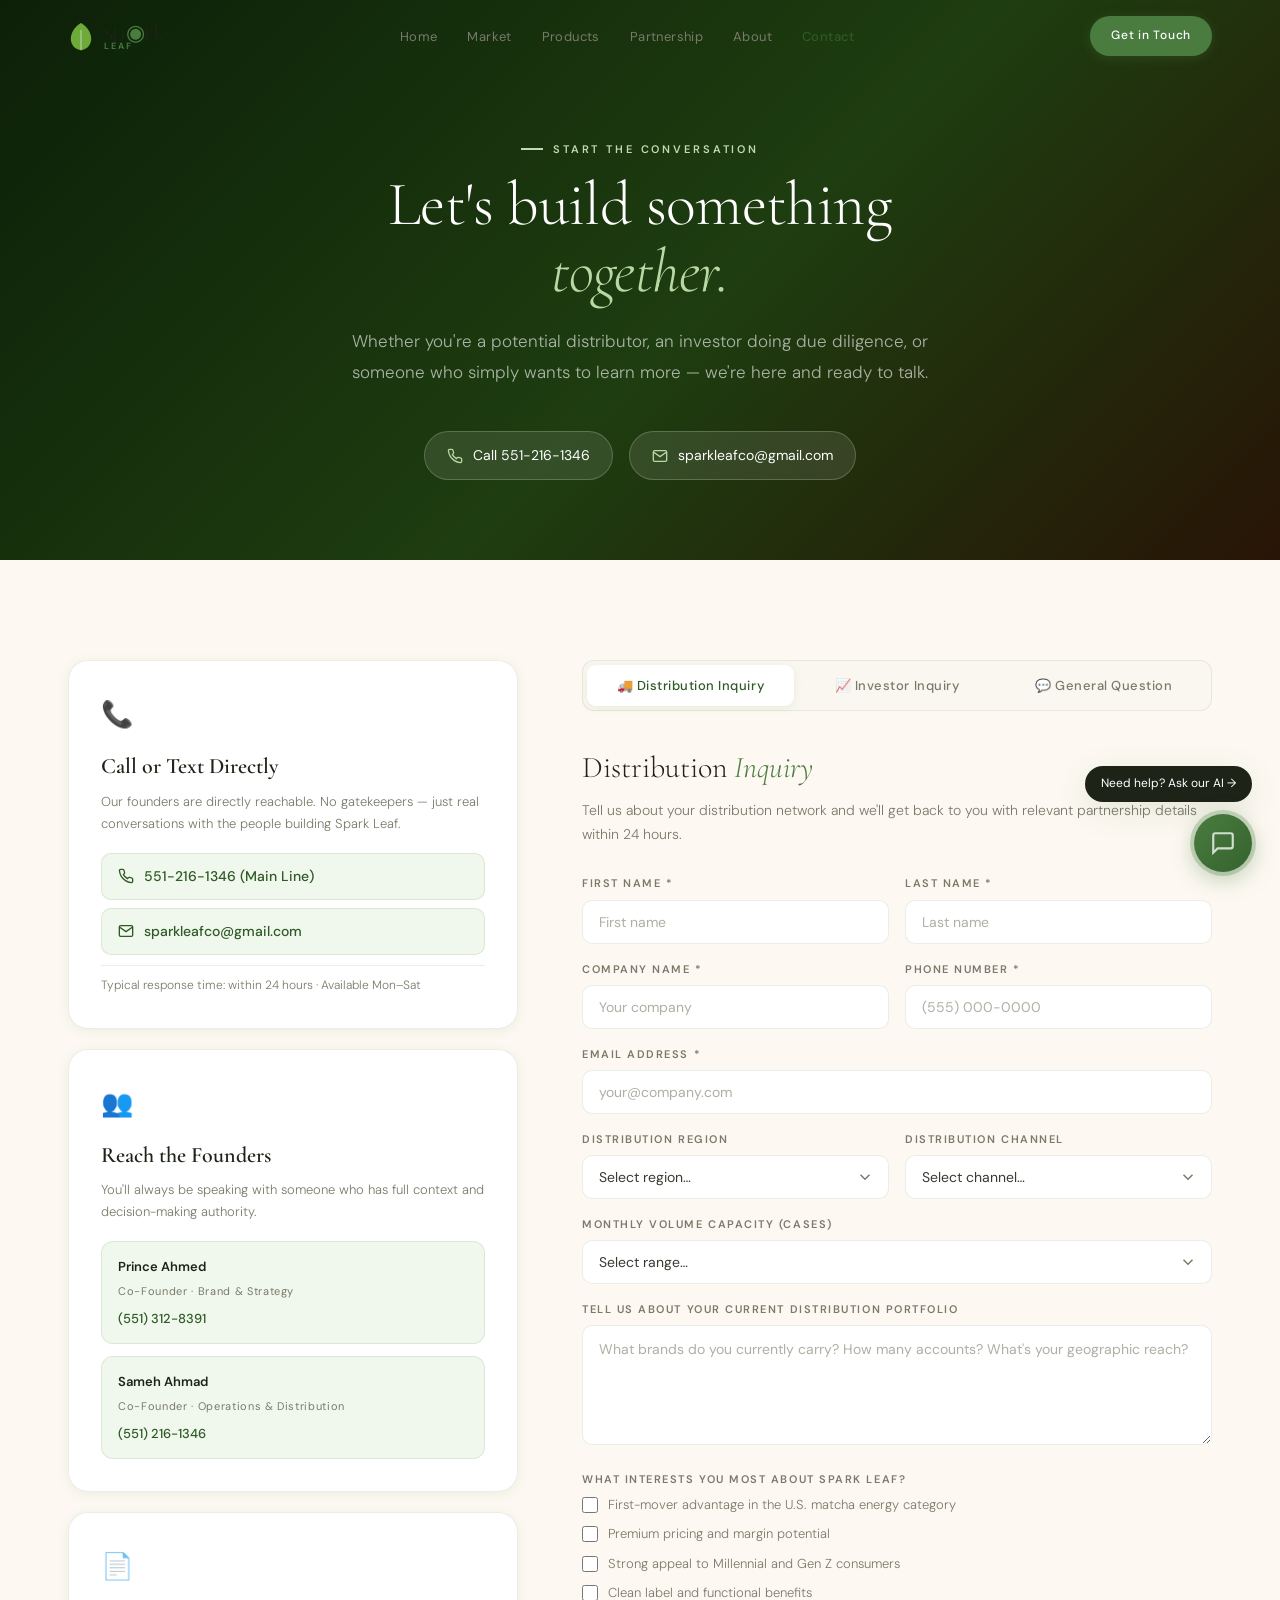
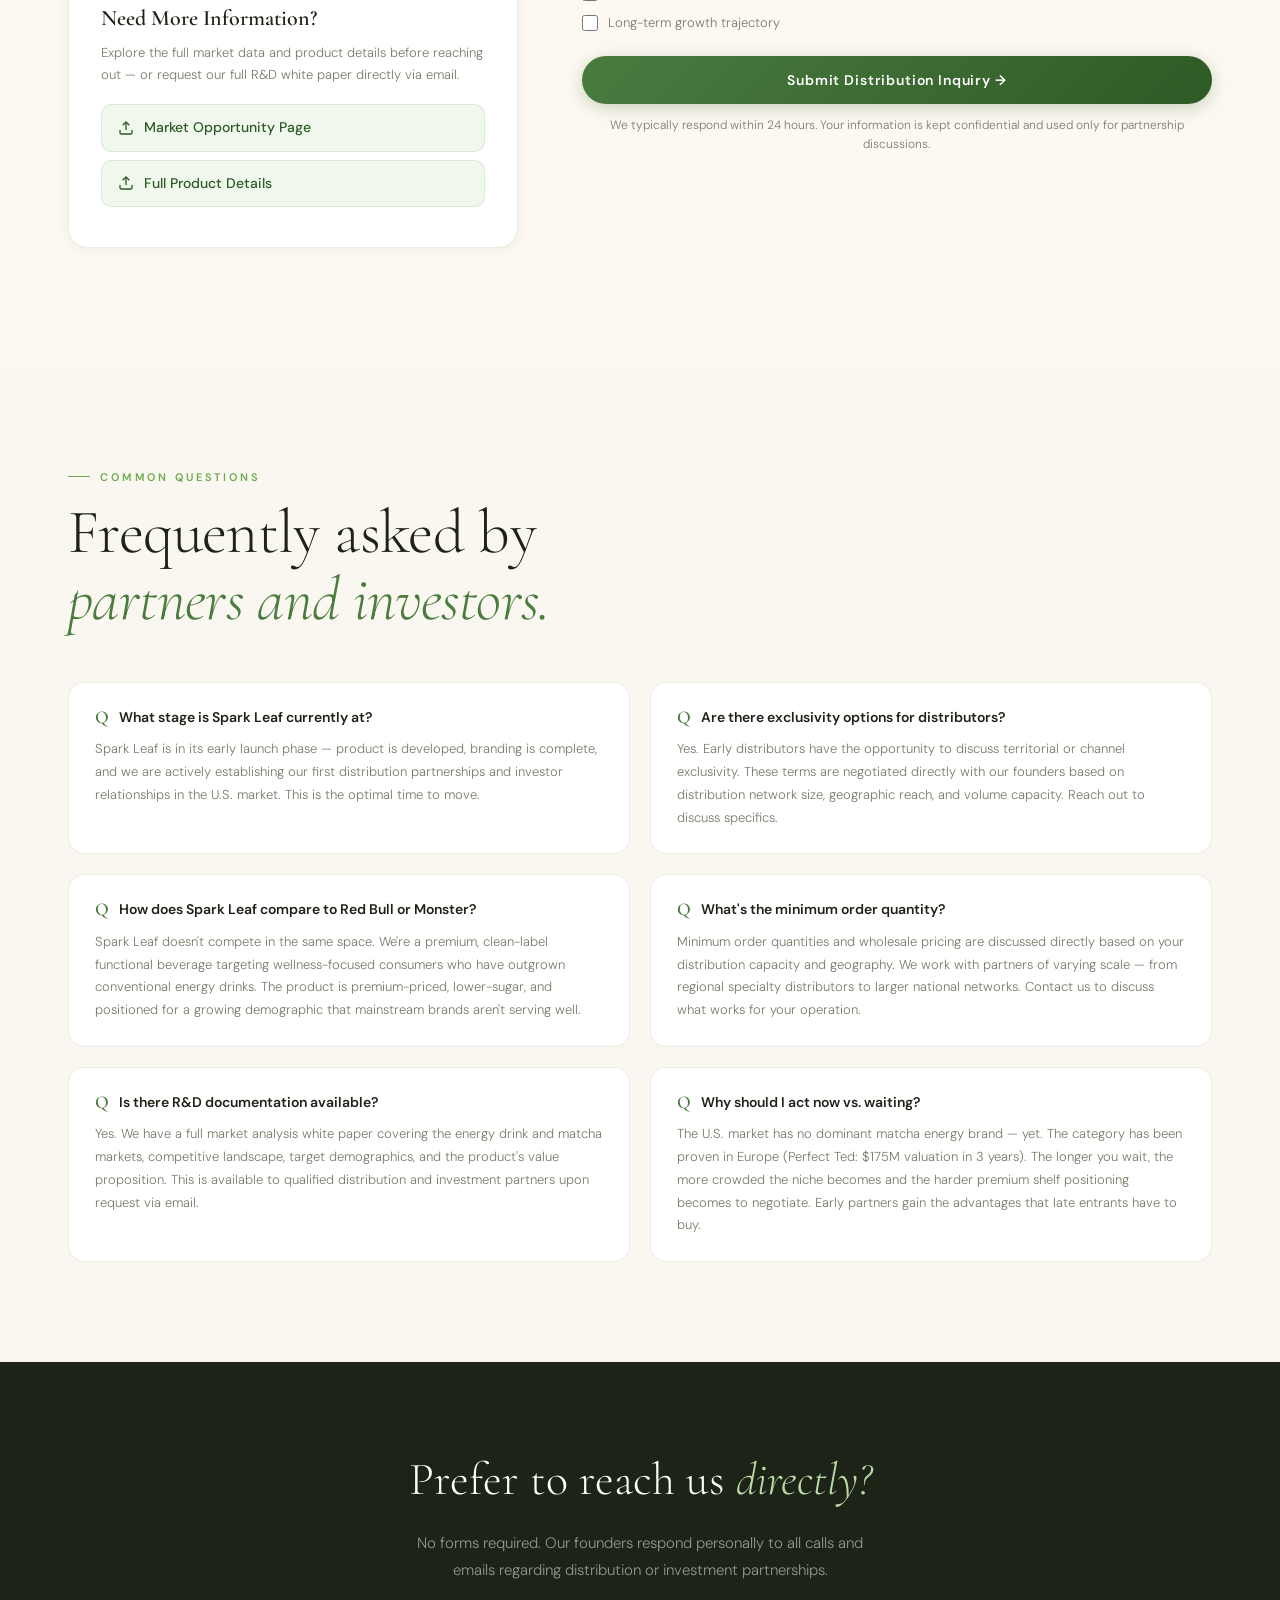
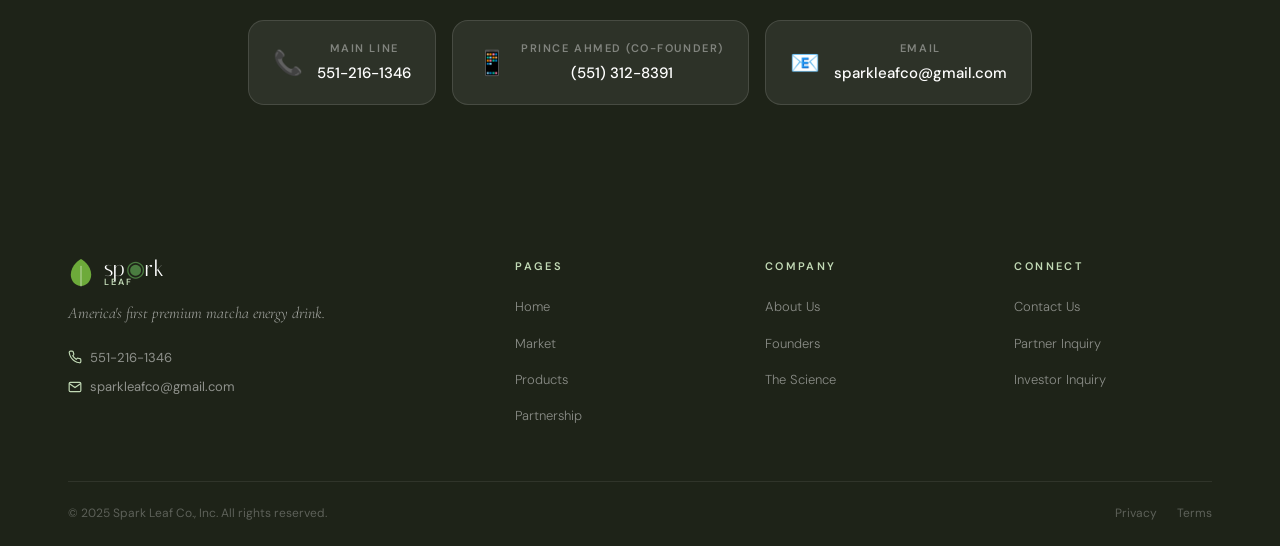
<file: contact.html>
<!DOCTYPE html>
<html lang="en">
<head>
  <meta charset="UTF-8"/>
  <meta name="viewport" content="width=device-width,initial-scale=1.0"/>
  <title>Contact — Spark Leaf</title>
  <link rel="stylesheet" href="shared.css"/>
  <style>
    .page-hero{
      padding:140px 0 80px;
      background:linear-gradient(135deg,#0c2008 0%,#1e3d10 55%,#281406 100%);
      position:relative;overflow:hidden;
    }
    .page-hero-inner{position:relative;z-index:2;padding:0 28px;max-width:1200px;margin:0 auto;text-align:center}
    .ph-label{color:var(--sage-light)!important}
    .ph-label::before{background:var(--sage-light)!important}
    .ph-title{color:#fff!important}
    .ph-title em{color:var(--matcha-pale)!important}
    .ph-sub{font-size:17px;font-weight:300;color:rgba(255,255,255,0.62);line-height:1.8;max-width:580px;margin:0 auto 44px}
    .contact-quick{display:flex;justify-content:center;gap:16px;flex-wrap:wrap}
    .cq-pill{
      display:flex;align-items:center;gap:10px;
      background:rgba(255,255,255,0.1);backdrop-filter:blur(8px);
      border:1px solid rgba(255,255,255,0.2);border-radius:40px;
      padding:12px 22px;color:#fff;font-size:14px;
      transition:var(--transition);
    }
    .cq-pill:hover{background:rgba(255,255,255,0.2);transform:translateY(-2px)}
    .cq-pill svg{width:16px;height:16px;color:var(--matcha-pale);flex-shrink:0}

    /* ── MAIN CONTACT BODY ── */
    .contact-body{
      padding:100px 0;background:var(--cream);position:relative;z-index:1;
    }
    .contact-layout{display:grid;grid-template-columns:1fr 1.4fr;gap:64px;align-items:start}

    /* left side info */
    .contact-info{position:sticky;top:100px}
    .ci-card{
      background:#fff;border:1px solid var(--border);border-radius:20px;
      padding:32px;margin-bottom:20px;box-shadow:var(--shadow-sm);
    }
    .ci-card-icon{font-size:26px;margin-bottom:12px}
    .ci-card-title{font-family:'Cormorant Garamond',serif;font-size:22px;font-weight:600;color:var(--charcoal);margin-bottom:6px}
    .ci-card-desc{font-size:13px;font-weight:300;color:var(--text-muted);line-height:1.7;margin-bottom:18px}
    .ci-contact-link{
      display:flex;align-items:center;gap:10px;font-size:14px;font-weight:500;
      color:var(--matcha-deep);padding:11px 16px;background:var(--leaf-bg);
      border-radius:10px;border:1px solid var(--border);margin-bottom:8px;
      transition:var(--transition);
    }
    .ci-contact-link:hover{background:var(--matcha);color:#fff;border-color:var(--matcha);transform:translateX(4px)}
    .ci-contact-link svg{width:16px;height:16px;flex-shrink:0}
    .ci-hours{font-size:12px;font-weight:300;color:var(--text-muted);margin-top:10px;padding-top:10px;border-top:1px solid var(--border)}
    .ci-founder-row{display:flex;flex-direction:column;gap:12px;margin-top:12px}
    .ci-founder{background:var(--leaf-bg);border:1px solid var(--border);border-radius:12px;padding:14px 16px}
    .ci-founder-name{font-weight:600;font-size:13px;color:var(--charcoal);margin-bottom:4px}
    .ci-founder-role{font-size:11px;color:var(--text-muted);margin-bottom:8px;letter-spacing:0.06em}
    .ci-founder-phone{font-size:13px;color:var(--matcha-deep);font-weight:500}

    /* form side */
    .contact-form-wrap{}
    .form-tabs{display:flex;gap:0;background:var(--warm-white);border-radius:12px;padding:4px;margin-bottom:32px;border:1px solid var(--border)}
    .form-tab{
      flex:1;text-align:center;padding:12px;border-radius:9px;
      font-family:var(--font-sans);font-size:13px;font-weight:500;
      color:var(--text-muted);cursor:pointer;border:none;background:transparent;
      transition:var(--transition);letter-spacing:0.04em;
    }
    .form-tab.active{background:#fff;color:var(--matcha-deep);box-shadow:0 2px 8px rgba(74,124,64,0.1)}
    .form-panel{display:none}
    .form-panel.active{display:block}
    .form-title{font-family:'Cormorant Garamond',serif;font-size:30px;font-weight:300;color:var(--charcoal);margin-bottom:6px}
    .form-title em{font-style:italic;color:var(--matcha)}
    .form-sub{font-size:14px;font-weight:300;color:var(--text-muted);margin-bottom:28px;line-height:1.7}
    .form-row{display:grid;grid-template-columns:1fr 1fr;gap:16px}
    .form-group{margin-bottom:16px}
    .form-label{display:block;font-size:11px;font-weight:600;letter-spacing:0.14em;text-transform:uppercase;color:var(--text-muted);margin-bottom:7px}
    .form-input,.form-select,.form-textarea{
      width:100%;background:#fff;
      border:1.5px solid var(--border);border-radius:10px;
      padding:12px 16px;font-family:var(--font-sans);font-size:14px;color:var(--text);
      outline:none;transition:border-color 0.25s,box-shadow 0.25s;
    }
    .form-textarea{min-height:120px;resize:vertical;line-height:1.6}
    .form-input:focus,.form-select:focus,.form-textarea:focus{
      border-color:var(--matcha);box-shadow:0 0 0 4px rgba(74,124,64,0.08);
    }
    .form-input::placeholder,.form-textarea::placeholder{color:var(--text-muted);opacity:0.6}
    .form-select{appearance:none;background-image:url("data:image/svg+xml,%3Csvg viewBox='0 0 24 24' fill='none' stroke='%237a7a6a' stroke-width='2' xmlns='http://www.w3.org/2000/svg'%3E%3Cpolyline points='6 9 12 15 18 9'/%3E%3C/svg%3E");background-repeat:no-repeat;background-position:right 14px center;background-size:18px;padding-right:44px}
    .form-checkbox-group{display:flex;flex-direction:column;gap:10px}
    .form-checkbox{display:flex;align-items:flex-start;gap:10px;cursor:pointer}
    .form-checkbox input{width:16px;height:16px;margin-top:2px;accent-color:var(--matcha);flex-shrink:0;cursor:pointer}
    .form-checkbox-label{font-size:13px;font-weight:300;color:var(--text-muted);line-height:1.5}
    .form-submit{
      width:100%;padding:15px;margin-top:8px;
      background:linear-gradient(135deg,var(--matcha),var(--matcha-deep));
      color:#fff;border:none;border-radius:40px;
      font-family:var(--font-sans);font-size:14px;font-weight:600;
      letter-spacing:0.06em;cursor:pointer;
      transition:var(--transition);box-shadow:0 4px 18px rgba(74,124,64,0.3);
    }
    .form-submit:hover{background:linear-gradient(135deg,var(--matcha-light),var(--matcha));box-shadow:0 6px 26px rgba(74,124,64,0.42);transform:translateY(-1px)}
    .form-submit:active{transform:translateY(0)}
    .form-note{font-size:12px;font-weight:300;color:var(--text-muted);text-align:center;margin-top:12px;line-height:1.6}
    .form-success{
      display:none;text-align:center;padding:48px 32px;
      background:var(--leaf-bg);border:2px solid rgba(74,124,64,0.2);
      border-radius:16px;margin-top:16px;
    }
    .form-success.show{display:block}
    .form-success-icon{font-size:44px;margin-bottom:16px}
    .form-success h3{font-family:'Cormorant Garamond',serif;font-size:28px;font-weight:600;color:var(--matcha-deep);margin-bottom:10px}
    .form-success p{font-size:14px;font-weight:300;color:var(--text-muted);line-height:1.75}

    /* ── FAQ ── */
    .faq-section{padding:100px 0;background:var(--warm-white);position:relative;z-index:1}
    .faq-grid{display:grid;grid-template-columns:1fr 1fr;gap:20px;margin-top:48px}
    .faq-item{background:#fff;border:1px solid var(--border);border-radius:16px;padding:24px 26px;transition:var(--transition);cursor:pointer}
    .faq-item:hover{border-color:var(--matcha);box-shadow:var(--shadow-sm)}
    .faq-q{font-weight:600;font-size:14px;color:var(--charcoal);margin-bottom:10px;display:flex;align-items:flex-start;gap:10px;line-height:1.45}
    .faq-q::before{content:'Q';font-family:'Cormorant Garamond',serif;font-size:18px;font-weight:600;color:var(--matcha);flex-shrink:0;line-height:1.2}
    .faq-a{font-size:13px;font-weight:300;color:var(--text-muted);line-height:1.75}

    /* ── DIRECT CONTACT STRIP ── */
    .direct-strip{
      padding:80px 0;background:var(--charcoal);position:relative;z-index:1;text-align:center;
    }
    .direct-strip h2{font-family:'Cormorant Garamond',serif;font-size:clamp(28px,4vw,46px);font-weight:300;color:#fff;margin-bottom:12px}
    .direct-strip h2 em{font-style:italic;color:var(--matcha-pale)}
    .direct-strip p{font-size:15px;font-weight:300;color:rgba(255,255,255,0.52);margin-bottom:36px;max-width:480px;margin-left:auto;margin-right:auto;line-height:1.8}
    .direct-cards{display:flex;justify-content:center;gap:16px;flex-wrap:wrap}
    .direct-card{
      display:flex;align-items:center;gap:14px;
      background:rgba(255,255,255,0.07);border:1px solid rgba(255,255,255,0.12);
      border-radius:16px;padding:18px 24px;
      transition:var(--transition);
    }
    .direct-card:hover{background:rgba(255,255,255,0.13);transform:translateY(-3px);border-color:rgba(74,124,64,0.4)}
    .dc-icon{font-size:24px;flex-shrink:0}
    .dc-label{font-size:11px;font-weight:600;letter-spacing:0.14em;text-transform:uppercase;color:rgba(255,255,255,0.4);margin-bottom:4px}
    .dc-value{font-size:15px;font-weight:500;color:#fff}

    @media(max-width:900px){
      .contact-layout{grid-template-columns:1fr}
      .contact-info{position:static}
      .faq-grid{grid-template-columns:1fr}
    }
    @media(max-width:560px){
      .form-row{grid-template-columns:1fr}
      .direct-cards{flex-direction:column;max-width:320px;margin:0 auto}
      .contact-quick{flex-direction:column;align-items:center}
    }
  </style>
</head>
<body>
<div class="petal-field" id="petalField" aria-hidden="true"></div>

<!-- NAV -->
<nav class="nav scrolled" id="mainNav">
  <div class="nav-inner">
    <a href="index.html" class="logo"><svg class="logo-leaf" viewBox="0 0 28 32" fill="none"><path d="M14 2C14 2 3 8 3 19C3 25.627 7.925 31 14 31C20.075 31 25 25.627 25 19C25 8 14 2 14 2Z" fill="url(#lg1)"/><path d="M14 31V10" stroke="#fff" stroke-width="1.2" stroke-linecap="round" opacity="0.5"/><defs><linearGradient id="lg1" x1="14" y1="2" x2="14" y2="31"><stop offset="0%" stop-color="#6daa3a"/><stop offset="100%" stop-color="#3d7a28"/></linearGradient></defs></svg><span class="logo-text">sp<span class="logo-o">◉</span>rk <span class="logo-sub">leaf</span></span></a>
    <ul class="nav-links" id="navLinks"><li><a href="index.html" class="nav-link">Home</a></li><li><a href="market.html" class="nav-link">Market</a></li><li><a href="products.html" class="nav-link">Products</a></li><li><a href="partnership.html" class="nav-link">Partnership</a></li><li><a href="about.html" class="nav-link">About</a></li><li><a href="contact.html" class="nav-link active">Contact</a></li></ul>
    <div class="nav-actions"><a href="contact.html" class="btn btn-sm nav-cta">Get in Touch</a><button class="hamburger" id="hamburger" aria-label="Menu"><span></span><span></span><span></span></button></div>
  </div>
</nav>

<!-- HERO -->
<section class="page-hero">
  <div class="page-hero-inner">
    <div class="section-label ph-label reveal-up" style="justify-content:center">Start the Conversation</div>
    <h1 class="section-title ph-title reveal-up" style="text-align:center">Let's build something<br><em>together.</em></h1>
    <p class="ph-sub reveal-up">Whether you're a potential distributor, an investor doing due diligence, or someone who simply wants to learn more — we're here and ready to talk.</p>
    <div class="contact-quick reveal-up">
      <a href="tel:5512161346" class="cq-pill"><svg viewBox="0 0 24 24" fill="none" stroke="currentColor" stroke-width="2"><path d="M22 16.92v3a2 2 0 01-2.18 2 19.79 19.79 0 01-8.63-3.07 19.5 19.5 0 01-6-6A19.79 19.79 0 012.12 4.18 2 2 0 014.11 2h3a2 2 0 012 1.72c.127.96.361 1.903.7 2.81a2 2 0 01-.45 2.11L8.09 9.91a16 16 0 006 6l1.27-1.27a2 2 0 012.11-.45c.907.339 1.85.573 2.81.7A2 2 0 0122 16.92z"/></svg>Call 551-216-1346</a>
      <a href="mailto:sparkleafco@gmail.com" class="cq-pill"><svg viewBox="0 0 24 24" fill="none" stroke="currentColor" stroke-width="2"><path d="M4 4h16c1.1 0 2 .9 2 2v12c0 1.1-.9 2-2 2H4c-1.1 0-2-.9-2-2V6c0-1.1.9-2 2-2z"/><polyline points="22,6 12,13 2,6"/></svg>sparkleafco@gmail.com</a>
    </div>
  </div>
</section>

<!-- CONTACT BODY -->
<section class="contact-body">
  <div class="container">
    <div class="contact-layout">

      <!-- LEFT INFO -->
      <div class="contact-info">
        <div class="ci-card reveal-left">
          <div class="ci-card-icon">📞</div>
          <div class="ci-card-title">Call or Text Directly</div>
          <div class="ci-card-desc">Our founders are directly reachable. No gatekeepers — just real conversations with the people building Spark Leaf.</div>
          <a href="tel:5512161346" class="ci-contact-link"><svg viewBox="0 0 24 24" fill="none" stroke="currentColor" stroke-width="2"><path d="M22 16.92v3a2 2 0 01-2.18 2 19.79 19.79 0 01-8.63-3.07 19.5 19.5 0 01-6-6A19.79 19.79 0 012.12 4.18 2 2 0 014.11 2h3a2 2 0 012 1.72c.127.96.361 1.903.7 2.81a2 2 0 01-.45 2.11L8.09 9.91a16 16 0 006 6l1.27-1.27a2 2 0 012.11-.45c.907.339 1.85.573 2.81.7A2 2 0 0122 16.92z"/></svg>551-216-1346 (Main Line)</a>
          <a href="mailto:sparkleafco@gmail.com" class="ci-contact-link"><svg viewBox="0 0 24 24" fill="none" stroke="currentColor" stroke-width="2"><path d="M4 4h16c1.1 0 2 .9 2 2v12c0 1.1-.9 2-2 2H4c-1.1 0-2-.9-2-2V6c0-1.1.9-2 2-2z"/><polyline points="22,6 12,13 2,6"/></svg>sparkleafco@gmail.com</a>
          <div class="ci-hours">Typical response time: within 24 hours · Available Mon–Sat</div>
        </div>
        <div class="ci-card reveal-left" style="transition-delay:0.1s">
          <div class="ci-card-icon">👥</div>
          <div class="ci-card-title">Reach the Founders</div>
          <div class="ci-card-desc">You'll always be speaking with someone who has full context and decision-making authority.</div>
          <div class="ci-founder-row">
            <div class="ci-founder">
              <div class="ci-founder-name">Prince Ahmed</div>
              <div class="ci-founder-role">Co-Founder · Brand & Strategy</div>
              <div class="ci-founder-phone"><a href="tel:5513128391" style="color:var(--matcha-deep)">(551) 312-8391</a></div>
            </div>
            <div class="ci-founder">
              <div class="ci-founder-name">Sameh Ahmad</div>
              <div class="ci-founder-role">Co-Founder · Operations & Distribution</div>
              <div class="ci-founder-phone"><a href="tel:5512161346" style="color:var(--matcha-deep)">(551) 216-1346</a></div>
            </div>
          </div>
        </div>
        <div class="ci-card reveal-left" style="transition-delay:0.2s">
          <div class="ci-card-icon">📄</div>
          <div class="ci-card-title">Need More Information?</div>
          <div class="ci-card-desc">Explore the full market data and product details before reaching out — or request our full R&D white paper directly via email.</div>
          <a href="market.html" class="ci-contact-link"><svg viewBox="0 0 24 24" fill="none" stroke="currentColor" stroke-width="2"><path d="M21 15v4a2 2 0 01-2 2H5a2 2 0 01-2-2v-4"/><polyline points="17 8 12 3 7 8"/><line x1="12" y1="3" x2="12" y2="15"/></svg>Market Opportunity Page</a>
          <a href="products.html" class="ci-contact-link"><svg viewBox="0 0 24 24" fill="none" stroke="currentColor" stroke-width="2"><path d="M21 15v4a2 2 0 01-2 2H5a2 2 0 01-2-2v-4"/><polyline points="17 8 12 3 7 8"/><line x1="12" y1="3" x2="12" y2="15"/></svg>Full Product Details</a>
        </div>
      </div>

      <!-- RIGHT FORM -->
      <div class="contact-form-wrap reveal-right">
        <div class="form-tabs">
          <button class="form-tab active" data-tab="distributor">🚚 Distribution Inquiry</button>
          <button class="form-tab" data-tab="investor">📈 Investor Inquiry</button>
          <button class="form-tab" data-tab="general">💬 General Question</button>
        </div>

        <!-- DISTRIBUTOR FORM -->
        <div class="form-panel active" id="panel-distributor">
          <div class="form-title">Distribution <em>Inquiry</em></div>
          <p class="form-sub">Tell us about your distribution network and we'll get back to you with relevant partnership details within 24 hours.</p>
          <form id="distForm" onsubmit="handleSubmit(event,'distSuccess')">
            <div class="form-row">
              <div class="form-group"><label class="form-label">First Name *</label><input type="text" class="form-input" placeholder="First name" required/></div>
              <div class="form-group"><label class="form-label">Last Name *</label><input type="text" class="form-input" placeholder="Last name" required/></div>
            </div>
            <div class="form-row">
              <div class="form-group"><label class="form-label">Company Name *</label><input type="text" class="form-input" placeholder="Your company" required/></div>
              <div class="form-group"><label class="form-label">Phone Number *</label><input type="tel" class="form-input" placeholder="(555) 000-0000" required/></div>
            </div>
            <div class="form-group"><label class="form-label">Email Address *</label><input type="email" class="form-input" placeholder="your@company.com" required/></div>
            <div class="form-row">
              <div class="form-group"><label class="form-label">Distribution Region</label><select class="form-select"><option value="">Select region…</option><option>Northeast U.S.</option><option>Southeast U.S.</option><option>Midwest U.S.</option><option>Southwest U.S.</option><option>West Coast / Pacific</option><option>Multiple Regions</option><option>National</option><option>Other / International</option></select></div>
              <div class="form-group"><label class="form-label">Distribution Channel</label><select class="form-select"><option value="">Select channel…</option><option>Grocery / Supermarket</option><option>Specialty Retail / Health Food</option><option>Convenience Store</option><option>Gym / Fitness Facilities</option><option>Foodservice / Restaurant</option><option>Online / E-Commerce</option><option>Multiple Channels</option></select></div>
            </div>
            <div class="form-group"><label class="form-label">Monthly Volume Capacity (cases)</label><select class="form-select"><option value="">Select range…</option><option>Under 100 cases/month</option><option>100 – 500 cases/month</option><option>500 – 2,000 cases/month</option><option>2,000 – 10,000 cases/month</option><option>10,000+ cases/month</option><option>Not sure yet</option></select></div>
            <div class="form-group"><label class="form-label">Tell us about your current distribution portfolio</label><textarea class="form-textarea" placeholder="What brands do you currently carry? How many accounts? What's your geographic reach?"></textarea></div>
            <div class="form-group">
              <label class="form-label">What interests you most about Spark Leaf?</label>
              <div class="form-checkbox-group">
                <label class="form-checkbox"><input type="checkbox"/><span class="form-checkbox-label">First-mover advantage in the U.S. matcha energy category</span></label>
                <label class="form-checkbox"><input type="checkbox"/><span class="form-checkbox-label">Premium pricing and margin potential</span></label>
                <label class="form-checkbox"><input type="checkbox"/><span class="form-checkbox-label">Strong appeal to Millennial and Gen Z consumers</span></label>
                <label class="form-checkbox"><input type="checkbox"/><span class="form-checkbox-label">Clean label and functional benefits</span></label>
                <label class="form-checkbox"><input type="checkbox"/><span class="form-checkbox-label">Long-term growth trajectory</span></label>
              </div>
            </div>
            <button type="submit" class="form-submit">Submit Distribution Inquiry →</button>
            <p class="form-note">We typically respond within 24 hours. Your information is kept confidential and used only for partnership discussions.</p>
          </form>
          <div class="form-success" id="distSuccess">
            <div class="form-success-icon">🍵</div>
            <h3>Inquiry Received!</h3>
            <p>Thank you for your interest in distributing Spark Leaf. One of our founders will reach out within 24 hours to schedule a discovery call.<br><br>In the meantime, feel free to call us directly at <strong>551-216-1346</strong> or email <strong>sparkleafco@gmail.com</strong>.</p>
          </div>
        </div>

        <!-- INVESTOR FORM -->
        <div class="form-panel" id="panel-investor">
          <div class="form-title">Investor <em>Inquiry</em></div>
          <p class="form-sub">We welcome conversations with investors who are excited about the functional beverage market. Fill in your details and we'll respond within 24 hours.</p>
          <form id="invForm" onsubmit="handleSubmit(event,'invSuccess')">
            <div class="form-row">
              <div class="form-group"><label class="form-label">First Name *</label><input type="text" class="form-input" placeholder="First name" required/></div>
              <div class="form-group"><label class="form-label">Last Name *</label><input type="text" class="form-input" placeholder="Last name" required/></div>
            </div>
            <div class="form-row">
              <div class="form-group"><label class="form-label">Organization / Fund</label><input type="text" class="form-input" placeholder="Firm or individual"/></div>
              <div class="form-group"><label class="form-label">Phone Number *</label><input type="tel" class="form-input" placeholder="(555) 000-0000" required/></div>
            </div>
            <div class="form-group"><label class="form-label">Email Address *</label><input type="email" class="form-input" placeholder="your@email.com" required/></div>
            <div class="form-group"><label class="form-label">Investor Type</label><select class="form-select"><option value="">Select…</option><option>Angel Investor</option><option>Venture Capital Fund</option><option>Family Office</option><option>Private Equity</option><option>Strategic / Corporate Investor</option><option>Individual Investor</option><option>Other</option></select></div>
            <div class="form-group"><label class="form-label">Investment Range (if applicable)</label><select class="form-select"><option value="">Prefer not to say / Discuss in call</option><option>Under $50K</option><option>$50K – $250K</option><option>$250K – $1M</option><option>$1M – $5M</option><option>$5M+</option></select></div>
            <div class="form-group"><label class="form-label">What drew you to Spark Leaf?</label><textarea class="form-textarea" placeholder="Tell us what excites you about this opportunity — the market, the product, the team, or something else entirely."></textarea></div>
            <div class="form-group"><label class="form-label">What information would be most helpful?</label>
              <div class="form-checkbox-group">
                <label class="form-checkbox"><input type="checkbox"/><span class="form-checkbox-label">Full market research and R&D white paper</span></label>
                <label class="form-checkbox"><input type="checkbox"/><span class="form-checkbox-label">Current business stage and traction</span></label>
                <label class="form-checkbox"><input type="checkbox"/><span class="form-checkbox-label">Comparable case studies (Perfect Ted, category comps)</span></label>
                <label class="form-checkbox"><input type="checkbox"/><span class="form-checkbox-label">Go-to-market and distribution strategy</span></label>
                <label class="form-checkbox"><input type="checkbox"/><span class="form-checkbox-label">Early-stage valuation conversation</span></label>
              </div>
            </div>
            <button type="submit" class="form-submit">Submit Investor Inquiry →</button>
            <p class="form-note">All information shared is confidential. We'll respond within 24 hours to schedule a call with our founders directly.</p>
          </form>
          <div class="form-success" id="invSuccess">
            <div class="form-success-icon">📈</div>
            <h3>Inquiry Received!</h3>
            <p>Thank you for your interest in Spark Leaf. Our founders Prince Ahmed and Sameh Ahmad will reach out within 24 hours.<br><br>Direct contact: <strong>551-216-1346</strong> · <strong>sparkleafco@gmail.com</strong></p>
          </div>
        </div>

        <!-- GENERAL FORM -->
        <div class="form-panel" id="panel-general">
          <div class="form-title">General <em>Inquiry</em></div>
          <p class="form-sub">Have a question that doesn't fit neatly into the other categories? Send it here — we read and respond to every message.</p>
          <form id="genForm" onsubmit="handleSubmit(event,'genSuccess')">
            <div class="form-row">
              <div class="form-group"><label class="form-label">Your Name *</label><input type="text" class="form-input" placeholder="Full name" required/></div>
              <div class="form-group"><label class="form-label">Email Address *</label><input type="email" class="form-input" placeholder="your@email.com" required/></div>
            </div>
            <div class="form-group"><label class="form-label">Subject</label><input type="text" class="form-input" placeholder="What's this about?"/></div>
            <div class="form-group"><label class="form-label">Your Message *</label><textarea class="form-textarea" style="min-height:160px" placeholder="Write your message here…" required></textarea></div>
            <button type="submit" class="form-submit">Send Message →</button>
            <p class="form-note">We respond to every message within 24 hours.</p>
          </form>
          <div class="form-success" id="genSuccess">
            <div class="form-success-icon">✉️</div>
            <h3>Message Sent!</h3>
            <p>We'll get back to you within 24 hours. For urgent matters, call us directly at <strong>551-216-1346</strong>.</p>
          </div>
        </div>
      </div>

    </div>
  </div>
</section>

<!-- FAQ -->
<section class="faq-section">
  <div class="container">
    <div class="section-label reveal-up">Common Questions</div>
    <h2 class="section-title reveal-up">Frequently asked by<br><em>partners and investors.</em></h2>
    <div class="faq-grid">
      <div class="faq-item reveal-up" data-delay="0"><div class="faq-q">What stage is Spark Leaf currently at?</div><div class="faq-a">Spark Leaf is in its early launch phase — product is developed, branding is complete, and we are actively establishing our first distribution partnerships and investor relationships in the U.S. market. This is the optimal time to move.</div></div>
      <div class="faq-item reveal-up" data-delay="80"><div class="faq-q">Are there exclusivity options for distributors?</div><div class="faq-a">Yes. Early distributors have the opportunity to discuss territorial or channel exclusivity. These terms are negotiated directly with our founders based on distribution network size, geographic reach, and volume capacity. Reach out to discuss specifics.</div></div>
      <div class="faq-item reveal-up" data-delay="0"><div class="faq-q">How does Spark Leaf compare to Red Bull or Monster?</div><div class="faq-a">Spark Leaf doesn't compete in the same space. We're a premium, clean-label functional beverage targeting wellness-focused consumers who have outgrown conventional energy drinks. The product is premium-priced, lower-sugar, and positioned for a growing demographic that mainstream brands aren't serving well.</div></div>
      <div class="faq-item reveal-up" data-delay="80"><div class="faq-q">What's the minimum order quantity?</div><div class="faq-a">Minimum order quantities and wholesale pricing are discussed directly based on your distribution capacity and geography. We work with partners of varying scale — from regional specialty distributors to larger national networks. Contact us to discuss what works for your operation.</div></div>
      <div class="faq-item reveal-up" data-delay="0"><div class="faq-q">Is there R&D documentation available?</div><div class="faq-a">Yes. We have a full market analysis white paper covering the energy drink and matcha markets, competitive landscape, target demographics, and the product's value proposition. This is available to qualified distribution and investment partners upon request via email.</div></div>
      <div class="faq-item reveal-up" data-delay="80"><div class="faq-q">Why should I act now vs. waiting?</div><div class="faq-a">The U.S. market has no dominant matcha energy brand — yet. The category has been proven in Europe (Perfect Ted: $175M valuation in 3 years). The longer you wait, the more crowded the niche becomes and the harder premium shelf positioning becomes to negotiate. Early partners gain the advantages that late entrants have to buy.</div></div>
    </div>
  </div>
</section>

<!-- DIRECT CONTACT STRIP -->
<section class="direct-strip">
  <div class="container">
    <h2 class="reveal-up">Prefer to reach us <em>directly?</em></h2>
    <p class="reveal-up">No forms required. Our founders respond personally to all calls and emails regarding distribution or investment partnerships.</p>
    <div class="direct-cards reveal-up">
      <a href="tel:5512161346" class="direct-card"><div class="dc-icon">📞</div><div><div class="dc-label">Main Line</div><div class="dc-value">551-216-1346</div></div></a>
      <a href="tel:5513128391" class="direct-card"><div class="dc-icon">📱</div><div><div class="dc-label">Prince Ahmed (Co-Founder)</div><div class="dc-value">(551) 312-8391</div></div></a>
      <a href="mailto:sparkleafco@gmail.com" class="direct-card"><div class="dc-icon">📧</div><div><div class="dc-label">Email</div><div class="dc-value">sparkleafco@gmail.com</div></div></a>
    </div>
  </div>
</section>

<!-- FOOTER -->
<footer class="footer"><div class="container"><div class="footer-grid"><div class="footer-brand"><a href="index.html" class="logo"><svg class="logo-leaf" viewBox="0 0 28 32" fill="none"><path d="M14 2C14 2 3 8 3 19C3 25.627 7.925 31 14 31C20.075 31 25 25.627 25 19C25 8 14 2 14 2Z" fill="url(#lgf)"/><path d="M14 31V10" stroke="#fff" stroke-width="1.2" stroke-linecap="round" opacity="0.5"/><defs><linearGradient id="lgf" x1="14" y1="2" x2="14" y2="31"><stop offset="0%" stop-color="#6daa3a"/><stop offset="100%" stop-color="#3d7a28"/></linearGradient></defs></svg><span class="logo-text">sp<span class="logo-o">◉</span>rk <span class="logo-sub">leaf</span></span></a><p class="footer-tagline">America's first premium matcha energy drink.</p><div class="footer-contact-block"><a href="tel:5512161346" class="footer-contact-item"><svg viewBox="0 0 24 24" fill="none" stroke="currentColor" stroke-width="2"><path d="M22 16.92v3a2 2 0 01-2.18 2 19.79 19.79 0 01-8.63-3.07 19.5 19.5 0 01-6-6A19.79 19.79 0 012.12 4.18 2 2 0 014.11 2h3a2 2 0 012 1.72c.127.96.361 1.903.7 2.81a2 2 0 01-.45 2.11L8.09 9.91a16 16 0 006 6l1.27-1.27a2 2 0 012.11-.45c.907.339 1.85.573 2.81.7A2 2 0 0122 16.92z"/></svg>551-216-1346</a><a href="mailto:sparkleafco@gmail.com" class="footer-contact-item"><svg viewBox="0 0 24 24" fill="none" stroke="currentColor" stroke-width="2"><path d="M4 4h16c1.1 0 2 .9 2 2v12c0 1.1-.9 2-2 2H4c-1.1 0-2-.9-2-2V6c0-1.1.9-2 2-2z"/><polyline points="22,6 12,13 2,6"/></svg>sparkleafco@gmail.com</a></div></div><div class="footer-col"><h4>Pages</h4><ul><li><a href="index.html">Home</a></li><li><a href="market.html">Market</a></li><li><a href="products.html">Products</a></li><li><a href="partnership.html">Partnership</a></li></ul></div><div class="footer-col"><h4>Company</h4><ul><li><a href="about.html">About Us</a></li><li><a href="about.html">Founders</a></li><li><a href="about.html">The Science</a></li></ul></div><div class="footer-col"><h4>Connect</h4><ul><li><a href="contact.html">Contact Us</a></li><li><a href="contact.html">Partner Inquiry</a></li><li><a href="contact.html">Investor Inquiry</a></li></ul></div></div><div class="footer-bottom"><p>© 2025 Spark Leaf Co., Inc. All rights reserved.</p><div class="footer-legal"><a href="#">Privacy</a><a href="#">Terms</a></div></div></div></footer>

<!-- AI CHAT -->
<div class="chat-launcher" id="chatLauncher"><div class="chat-bubble-hint" id="chatHint">Need help? Ask our AI →</div><button class="chat-toggle-btn" aria-label="Open chat"><div class="chat-pulse"></div><svg class="icon-chat" viewBox="0 0 24 24" fill="none" stroke="currentColor" stroke-width="2"><path d="M21 15a2 2 0 01-2 2H7l-4 4V5a2 2 0 012-2h14a2 2 0 012 2z"/></svg><svg class="icon-close" viewBox="0 0 24 24" fill="none" stroke="currentColor" stroke-width="2"><line x1="18" y1="6" x2="6" y2="18"/><line x1="6" y1="6" x2="18" y2="18"/></svg></button></div>
<div class="chat-window" id="chatWindow"><div class="chat-header"><div class="chat-avatar">🍵</div><div class="chat-header-info"><div class="chat-header-name">Spark Leaf Assistant</div><div class="chat-header-status"><div class="status-dot"></div>Online · Ready to help</div></div></div><div class="chat-messages" id="chatMessages"></div><div class="chat-quick-btns"><button class="chat-quick-btn" data-msg="What is the phone number and email for Spark Leaf?">📞 Contact info</button><button class="chat-quick-btn" data-msg="How do I become a distributor?">🚚 Distribute</button><button class="chat-quick-btn" data-msg="What investment opportunities exist?">💼 Invest</button><button class="chat-quick-btn" data-msg="What is the minimum order quantity?">📦 MOQ</button></div><div class="chat-input-row"><input type="text" class="chat-input" id="chatInput" placeholder="Ask us anything…"/><button class="chat-send-btn" id="chatSend"><svg viewBox="0 0 24 24" fill="none" stroke="currentColor" stroke-width="2"><line x1="22" y1="2" x2="11" y2="13"/><polygon points="22 2 15 22 11 13 2 9 22 2"/></svg></button></div><div class="chat-powered">Powered by Spark Leaf AI · sparkleafco@gmail.com</div></div>

<script src="shared.js"></script>
<script>
  // Form tabs
  document.querySelectorAll('.form-tab').forEach(tab => {
    tab.addEventListener('click', () => {
      document.querySelectorAll('.form-tab').forEach(t => t.classList.remove('active'));
      document.querySelectorAll('.form-panel').forEach(p => p.classList.remove('active'));
      tab.classList.add('active');
      document.getElementById('panel-' + tab.dataset.tab).classList.add('active');
    });
  });

  // Form submission handler
  function handleSubmit(e, successId) {
    e.preventDefault();
    const form = e.target;
    form.style.display = 'none';
    document.getElementById(successId).classList.add('show');
    window.scrollTo({ top: document.getElementById(successId).getBoundingClientRect().top + window.scrollY - 120, behavior: 'smooth' });
  }
</script>
</body>
</html>
</file>
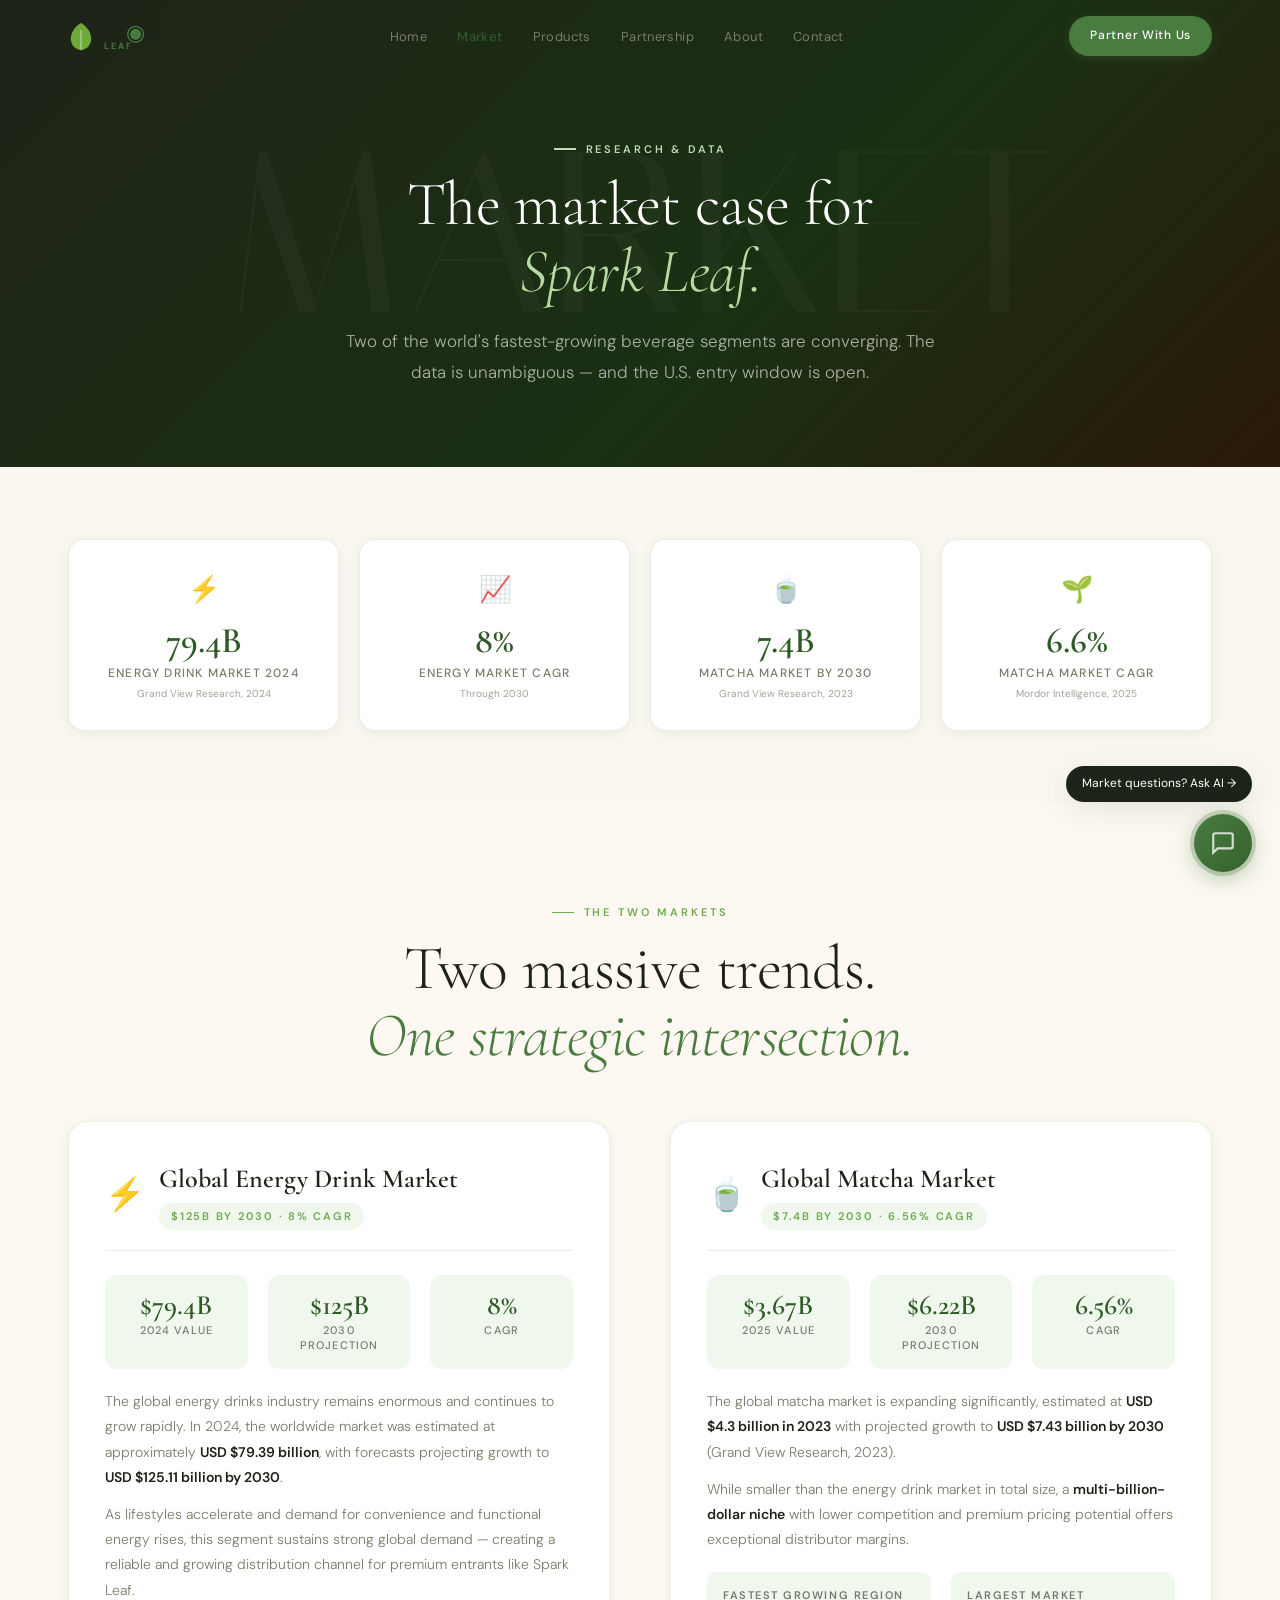
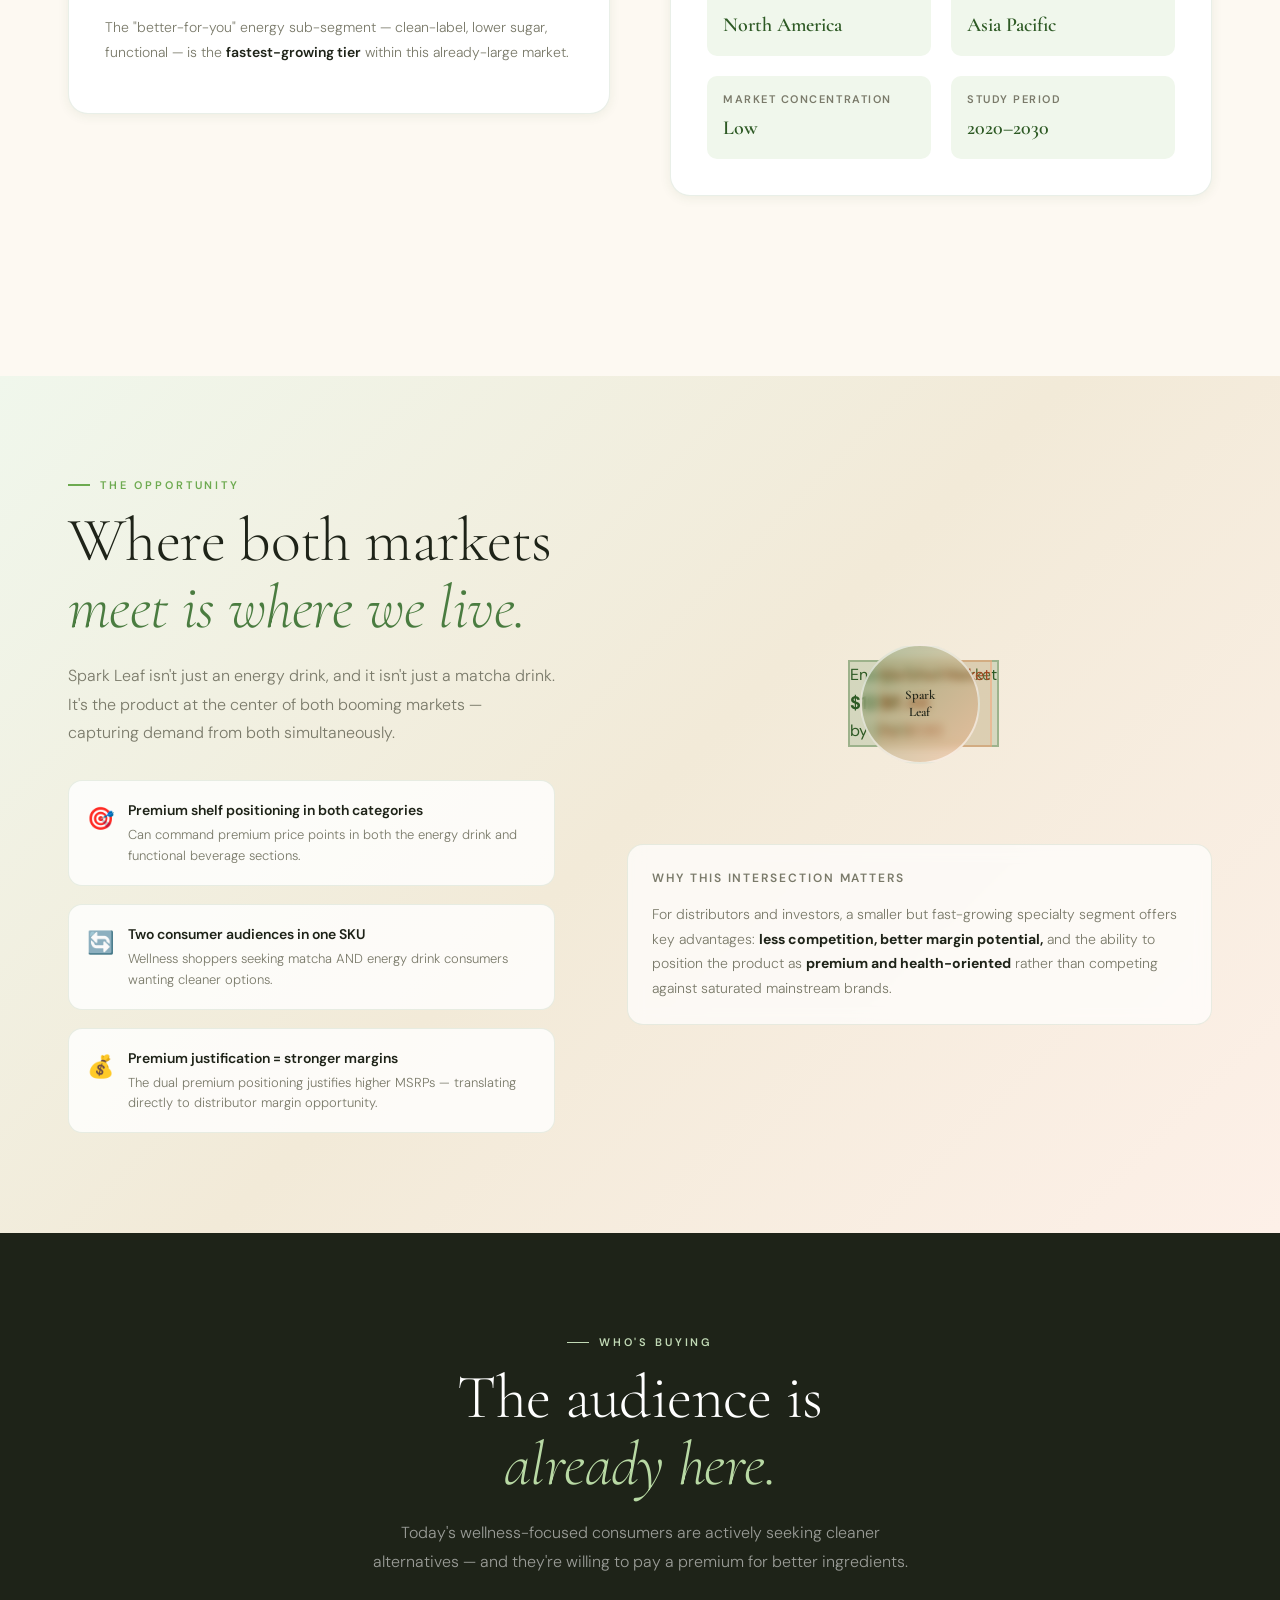
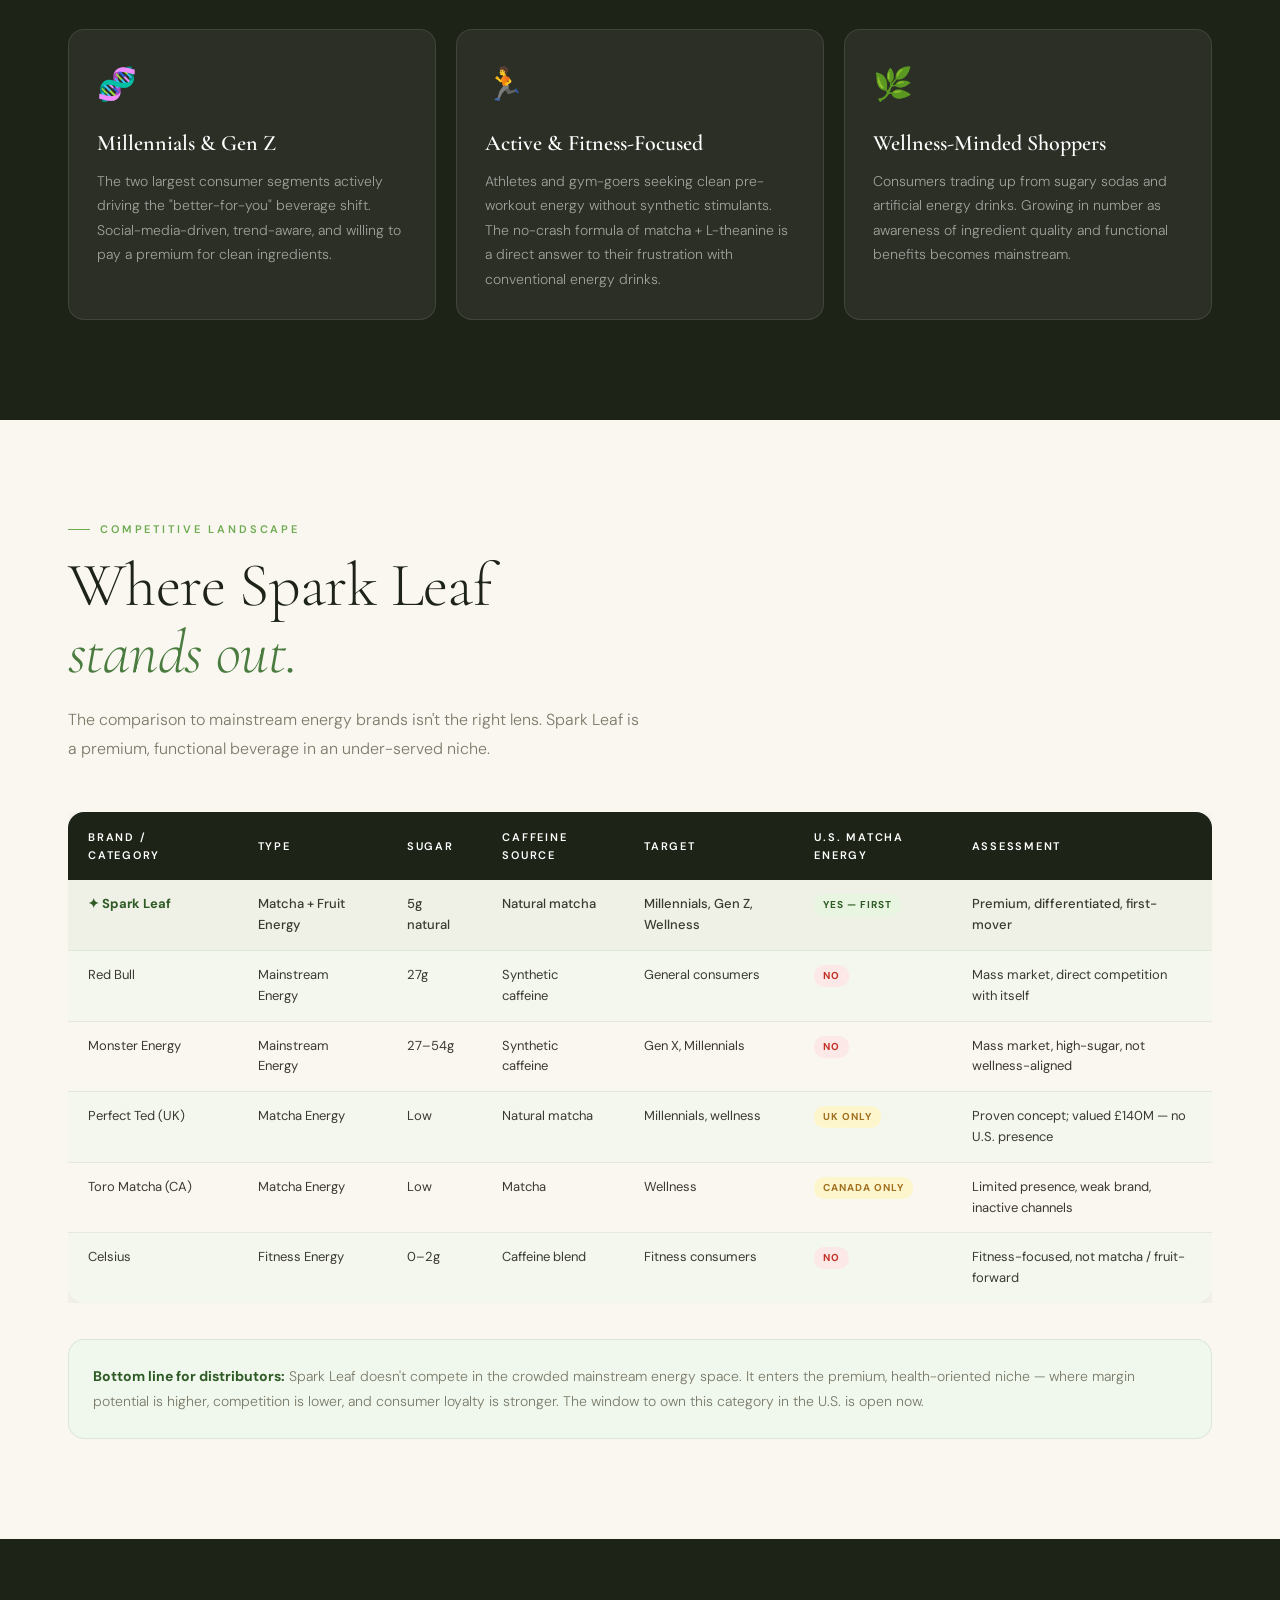
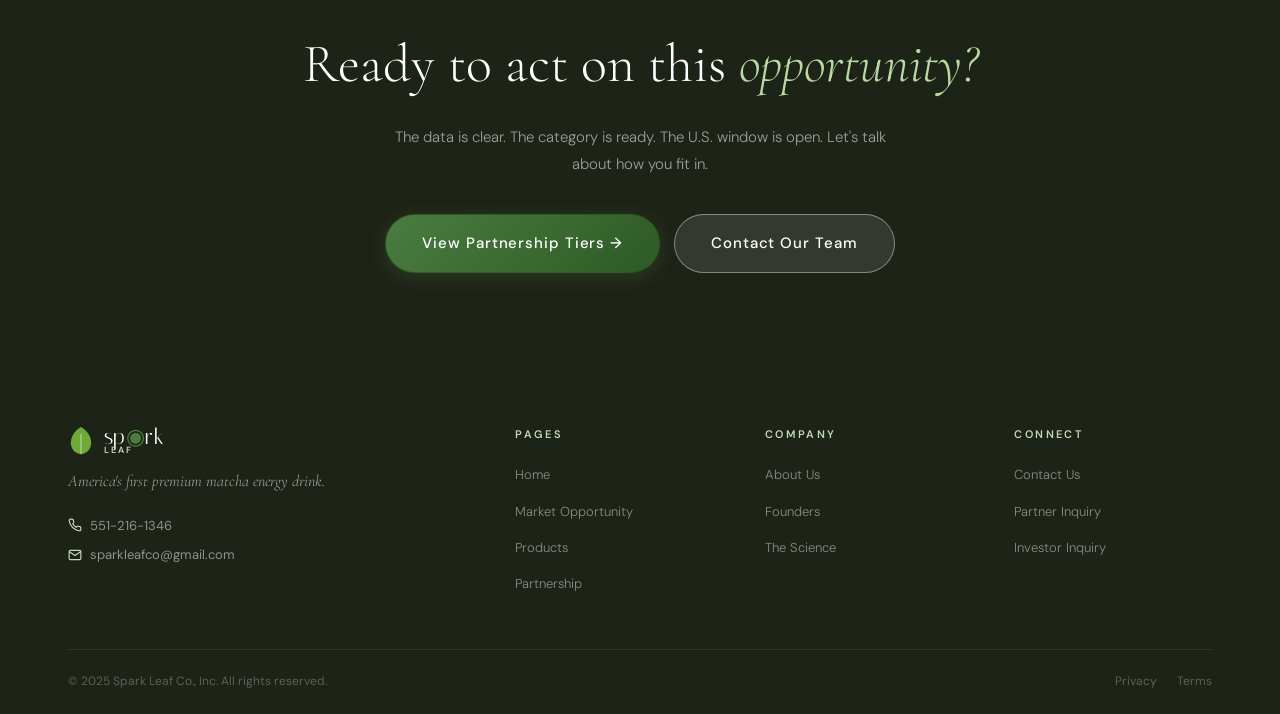
<file: market.html>
<!DOCTYPE html>
<html lang="en">
<head>
  <meta charset="UTF-8"/>
  <meta name="viewport" content="width=device-width,initial-scale=1.0"/>
  <title>Market Opportunity — Spark Leaf</title>
  <link rel="stylesheet" href="shared.css"/>
  <style>
    .page-hero{padding:140px 0 80px;background:linear-gradient(135deg,var(--charcoal) 0%,#1a3012 60%,#2a1a08 100%);position:relative;overflow:hidden}
    .page-hero-bg-word{position:absolute;top:50%;left:50%;transform:translate(-50%,-50%);font-family:'Italiana',serif;font-size:clamp(80px,18vw,240px);color:rgba(255,255,255,0.03);white-space:nowrap;pointer-events:none}
    .page-hero-inner{position:relative;z-index:2;text-align:center;max-width:760px;margin:0 auto}
    .page-hero .section-label{justify-content:center;color:var(--sage-light)!important}
    .page-hero .section-label::before{background:var(--sage-light)!important}
    .page-hero .section-title{color:#fff;text-align:center}
    .page-hero .section-title em{color:var(--matcha-pale)}
    .page-hero-sub{font-size:17px;font-weight:300;color:rgba(255,255,255,0.62);line-height:1.8;max-width:600px;margin:0 auto}

    .overview-stats{padding:72px 0;background:var(--warm-white);position:relative;z-index:1}
    .overview-stats .stat-grid{grid-template-columns:repeat(4,1fr)}

    .market-deep{padding:100px 0;background:var(--cream);position:relative;z-index:1}
    .market-split{display:grid;grid-template-columns:1fr 1fr;gap:60px;margin-bottom:80px;align-items:start}
    .market-block{background:#fff;border:1px solid var(--border);border-radius:20px;padding:36px;box-shadow:var(--shadow-sm)}
    .market-block-header{display:flex;align-items:center;gap:14px;margin-bottom:24px;padding-bottom:20px;border-bottom:1px solid var(--border)}
    .market-block-icon{font-size:32px}
    .market-block-name{font-family:'Cormorant Garamond',serif;font-size:26px;font-weight:600;color:var(--charcoal)}
    .market-block-tag{font-size:11px;font-weight:600;letter-spacing:0.16em;text-transform:uppercase;color:var(--matcha-light);background:var(--leaf-bg);padding:4px 12px;border-radius:20px;display:inline-block;margin-top:2px}
    .market-stat-row{display:flex;justify-content:space-between;gap:20px;margin-bottom:20px}
    .mstat-box{flex:1;text-align:center;padding:16px;background:var(--leaf-bg);border-radius:12px}
    .mstat-num{font-family:'Cormorant Garamond',serif;font-size:28px;font-weight:600;color:var(--matcha-deep);line-height:1;margin-bottom:4px}
    .mstat-lbl{font-size:11px;font-weight:500;letter-spacing:0.1em;text-transform:uppercase;color:var(--text-muted);line-height:1.4}
    .market-block p{font-size:14px;font-weight:300;color:var(--text-muted);line-height:1.8;margin-bottom:12px}
    .market-block strong{color:var(--charcoal);font-weight:600}

    .matcha-market-details{display:grid;grid-template-columns:1fr 1fr;gap:20px;margin-top:20px}
    .mmdetail{background:var(--leaf-bg);border-radius:10px;padding:14px 16px}
    .mmdetail-label{font-size:11px;font-weight:600;letter-spacing:0.14em;text-transform:uppercase;color:var(--text-muted);margin-bottom:4px}
    .mmdetail-value{font-family:'Cormorant Garamond',serif;font-size:20px;font-weight:600;color:var(--matcha-deep)}

    .convergence-section{padding:100px 0;background:linear-gradient(135deg,var(--leaf-bg),var(--parchment) 50%,var(--peach-pale));position:relative;z-index:1}
    .convergence-grid{display:grid;grid-template-columns:1fr 1.2fr;gap:72px;align-items:center}
    .conv-visual{position:relative}
    .venn-wrap{display:flex;align-items:center;justify-content:center;padding:40px 0}
    .venn-circle{
      width:220px;height:220px;border-radius:50%;
      display:flex;align-items:center;justify-content:center;
      font-size:13px;font-weight:600;text-align:center;padding:20px;
      line-height:1.4;
    }
    .vc1{background:rgba(74,124,64,0.18);border:2px solid rgba(74,124,64,0.4);color:var(--matcha-deep);margin-right:-60px;position:relative;z-index:1}
    .vc2{background:rgba(245,168,124,0.2);border:2px solid rgba(245,168,124,0.5);color:#a04820;margin-left:-60px;position:relative;z-index:1}
    .venn-center{
      position:absolute;left:50%;top:50%;transform:translate(-50%,-50%);z-index:2;
      background:linear-gradient(135deg,rgba(74,124,64,0.4),rgba(245,168,124,0.4));
      border-radius:50%;width:120px;height:120px;
      display:flex;flex-direction:column;align-items:center;justify-content:center;
      text-align:center;backdrop-filter:blur(4px);
      border:2px solid rgba(255,255,255,0.6);
    }
    .venn-center-text{font-family:'Cormorant Garamond',serif;font-size:13px;font-weight:600;color:var(--charcoal);line-height:1.3}
    .conv-points{display:flex;flex-direction:column;gap:18px;margin-top:32px}
    .cpoint{display:flex;align-items:flex-start;gap:14px;padding:18px;background:rgba(255,255,255,0.8);border:1px solid var(--border);border-radius:14px;transition:var(--transition)}
    .cpoint:hover{border-color:var(--matcha);transform:translateX(4px)}
    .cpoint-icon{font-size:22px;flex-shrink:0;margin-top:2px}
    .cpoint-title{font-weight:600;font-size:14px;color:var(--charcoal);margin-bottom:3px}
    .cpoint-desc{font-size:13px;font-weight:300;color:var(--text-muted);line-height:1.6}

    .target-audience{padding:100px 0;background:var(--charcoal);position:relative;z-index:1}
    .ta-label{color:var(--sage-light)!important}
    .ta-label::before{background:var(--sage-light)!important}
    .ta-title{color:#fff!important}
    .ta-title em{color:var(--matcha-pale)!important}
    .ta-grid{display:grid;grid-template-columns:repeat(3,1fr);gap:20px;margin-top:52px}
    .ta-card{background:rgba(255,255,255,0.06);border:1px solid rgba(255,255,255,0.1);border-radius:16px;padding:28px;transition:background 0.3s,transform 0.3s}
    .ta-card:hover{background:rgba(255,255,255,0.1);transform:translateY(-4px)}
    .ta-icon{font-size:32px;margin-bottom:14px}
    .ta-title-sm{font-family:'Cormorant Garamond',serif;font-size:22px;font-weight:600;color:#fff;margin-bottom:8px}
    .ta-desc{font-size:14px;font-weight:300;color:rgba(255,255,255,0.55);line-height:1.75}

    .competitor-analysis{padding:100px 0;background:var(--warm-white);position:relative;z-index:1}
    .comp-table-wrap{overflow-x:auto;margin-top:48px}
    .comp-table{width:100%;border-collapse:collapse;border-radius:16px;overflow:hidden;box-shadow:var(--shadow-md)}
    .comp-table th{background:var(--charcoal);color:#fff;font-family:var(--font-sans);font-size:11px;font-weight:600;letter-spacing:0.16em;text-transform:uppercase;padding:16px 20px;text-align:left}
    .comp-table th:first-child{min-width:160px}
    .comp-table td{padding:14px 20px;font-size:13px;border-bottom:1px solid var(--border);vertical-align:top;line-height:1.6}
    .comp-table tr:last-child td{border-bottom:none}
    .comp-table tr:nth-child(even){background:rgba(240,247,236,0.5)}
    .comp-table tr.highlight-row td{background:rgba(74,124,64,0.06);font-weight:500}
    .comp-table tr.highlight-row td:first-child{color:var(--matcha-deep);font-weight:700}
    .comp-badge{display:inline-block;font-size:10px;font-weight:700;letter-spacing:0.1em;text-transform:uppercase;padding:3px 9px;border-radius:10px}
    .cb-green{background:#e8f5e0;color:var(--matcha-deep)}
    .cb-yellow{background:#fdf5cc;color:#a07020}
    .cb-red{background:#fde8e8;color:#c03020}

    @media(max-width:900px){
      .market-split,.convergence-grid,.ta-grid{grid-template-columns:1fr}
      .overview-stats .stat-grid{grid-template-columns:repeat(2,1fr)}
      .venn-wrap{flex-direction:column;height:auto;gap:0}
      .vc1,.vc2{margin:0}
      .venn-center{position:relative;top:auto;left:auto;transform:none;margin:-30px auto;display:none}
      .matcha-market-details{grid-template-columns:1fr 1fr}
    }
  </style>
</head>
<body>
<div class="petal-field" id="petalField" aria-hidden="true"></div>

<!-- NAV -->
<nav class="nav scrolled" id="mainNav">
  <div class="nav-inner">
    <a href="index.html" class="logo"><svg class="logo-leaf" viewBox="0 0 28 32" fill="none"><path d="M14 2C14 2 3 8 3 19C3 25.627 7.925 31 14 31C20.075 31 25 25.627 25 19C25 8 14 2 14 2Z" fill="url(#lg1)"/><path d="M14 31V10" stroke="#fff" stroke-width="1.2" stroke-linecap="round" opacity="0.5"/><defs><linearGradient id="lg1" x1="14" y1="2" x2="14" y2="31"><stop offset="0%" stop-color="#6daa3a"/><stop offset="100%" stop-color="#3d7a28"/></linearGradient></defs></svg><span class="logo-text">sp<span class="logo-o">◉</span>rk <span class="logo-sub">leaf</span></span></a>
    <ul class="nav-links" id="navLinks">
      <li><a href="index.html" class="nav-link">Home</a></li>
      <li><a href="market.html" class="nav-link active">Market</a></li>
      <li><a href="products.html" class="nav-link">Products</a></li>
      <li><a href="partnership.html" class="nav-link">Partnership</a></li>
      <li><a href="about.html" class="nav-link">About</a></li>
      <li><a href="contact.html" class="nav-link">Contact</a></li>
    </ul>
    <div class="nav-actions"><a href="contact.html" class="btn btn-sm nav-cta">Partner With Us</a><button class="hamburger" id="hamburger" aria-label="Menu"><span></span><span></span><span></span></button></div>
  </div>
</nav>

<!-- PAGE HERO -->
<section class="page-hero">
  <div class="page-hero-bg-word">MARKET</div>
  <div class="page-hero-inner container">
    <div class="section-label ta-label reveal-up" style="justify-content:center">Research & Data</div>
    <h1 class="section-title reveal-up">The market case for<br><em>Spark Leaf.</em></h1>
    <p class="page-hero-sub reveal-up">Two of the world's fastest-growing beverage segments are converging. The data is unambiguous — and the U.S. entry window is open.</p>
  </div>
</section>

<!-- OVERVIEW STATS -->
<section class="overview-stats">
  <div class="container">
    <div class="stat-grid">
      <div class="stat-card reveal-up" data-delay="0"><div class="stat-icon">⚡</div><div class="stat-number" data-counter="79.4" data-suffix="B">$0B</div><div class="stat-label">Energy Drink Market 2024</div><div class="stat-source">Grand View Research, 2024</div></div>
      <div class="stat-card reveal-up" data-delay="80"><div class="stat-icon">📈</div><div class="stat-number" data-counter="8" data-suffix="%">0%</div><div class="stat-label">Energy Market CAGR</div><div class="stat-source">Through 2030</div></div>
      <div class="stat-card reveal-up" data-delay="160"><div class="stat-icon">🍵</div><div class="stat-number" data-counter="7.4" data-suffix="B">$0B</div><div class="stat-label">Matcha Market by 2030</div><div class="stat-source">Grand View Research, 2023</div></div>
      <div class="stat-card reveal-up" data-delay="240"><div class="stat-icon">🌱</div><div class="stat-number" data-counter="6.56" data-suffix="%">0%</div><div class="stat-label">Matcha Market CAGR</div><div class="stat-source">Mordor Intelligence, 2025</div></div>
    </div>
  </div>
</section>

<!-- DEEP MARKET DATA -->
<section class="market-deep">
  <div class="container">
    <div style="text-align:center;margin-bottom:52px">
      <div class="section-label reveal-up" style="justify-content:center">The Two Markets</div>
      <h2 class="section-title reveal-up" style="text-align:center">Two massive trends.<br><em>One strategic intersection.</em></h2>
    </div>
    <div class="market-split">
      <div class="market-block reveal-left">
        <div class="market-block-header">
          <div class="market-block-icon">⚡</div>
          <div>
            <div class="market-block-name">Global Energy Drink Market</div>
            <div class="market-block-tag">$125B by 2030 · 8% CAGR</div>
          </div>
        </div>
        <div class="market-stat-row">
          <div class="mstat-box"><div class="mstat-num">$79.4B</div><div class="mstat-lbl">2024 Value</div></div>
          <div class="mstat-box"><div class="mstat-num">$125B</div><div class="mstat-lbl">2030 Projection</div></div>
          <div class="mstat-box"><div class="mstat-num">8%</div><div class="mstat-lbl">CAGR</div></div>
        </div>
        <p>The global energy drinks industry remains enormous and continues to grow rapidly. In 2024, the worldwide market was estimated at approximately <strong>USD $79.39 billion</strong>, with forecasts projecting growth to <strong>USD $125.11 billion by 2030</strong>.</p>
        <p>As lifestyles accelerate and demand for convenience and functional energy rises, this segment sustains strong global demand — creating a reliable and growing distribution channel for premium entrants like Spark Leaf.</p>
        <p>The "better-for-you" energy sub-segment — clean-label, lower sugar, functional — is the <strong>fastest-growing tier</strong> within this already-large market.</p>
      </div>
      <div class="market-block reveal-right">
        <div class="market-block-header">
          <div class="market-block-icon">🍵</div>
          <div>
            <div class="market-block-name">Global Matcha Market</div>
            <div class="market-block-tag">$7.4B by 2030 · 6.56% CAGR</div>
          </div>
        </div>
        <div class="market-stat-row">
          <div class="mstat-box"><div class="mstat-num">$3.67B</div><div class="mstat-lbl">2025 Value</div></div>
          <div class="mstat-box"><div class="mstat-num">$6.22B</div><div class="mstat-lbl">2030 Projection</div></div>
          <div class="mstat-box"><div class="mstat-num">6.56%</div><div class="mstat-lbl">CAGR</div></div>
        </div>
        <p>The global matcha market is expanding significantly, estimated at <strong>USD $4.3 billion in 2023</strong> with projected growth to <strong>USD $7.43 billion by 2030</strong> (Grand View Research, 2023).</p>
        <p>While smaller than the energy drink market in total size, a <strong>multi-billion-dollar niche</strong> with lower competition and premium pricing potential offers exceptional distributor margins.</p>
        <div class="matcha-market-details">
          <div class="mmdetail"><div class="mmdetail-label">Fastest Growing Region</div><div class="mmdetail-value">North America</div></div>
          <div class="mmdetail"><div class="mmdetail-label">Largest Market</div><div class="mmdetail-value">Asia Pacific</div></div>
          <div class="mmdetail"><div class="mmdetail-label">Market Concentration</div><div class="mmdetail-value">Low</div></div>
          <div class="mmdetail"><div class="mmdetail-label">Study Period</div><div class="mmdetail-value">2020–2030</div></div>
        </div>
      </div>
    </div>
  </div>
</section>

<!-- CONVERGENCE -->
<section class="convergence-section">
  <div class="container">
    <div class="convergence-grid">
      <div class="reveal-left">
        <div class="section-label">The Opportunity</div>
        <h2 class="section-title">Where both markets<br><em>meet is where we live.</em></h2>
        <p class="section-sub" style="margin-bottom:28px">Spark Leaf isn't just an energy drink, and it isn't just a matcha drink. It's the product at the center of both booming markets — capturing demand from both simultaneously.</p>
        <div class="conv-points">
          <div class="cpoint reveal-up" data-delay="0"><div class="cpoint-icon">🎯</div><div><div class="cpoint-title">Premium shelf positioning in both categories</div><div class="cpoint-desc">Can command premium price points in both the energy drink and functional beverage sections.</div></div></div>
          <div class="cpoint reveal-up" data-delay="100"><div class="cpoint-icon">🔄</div><div><div class="cpoint-title">Two consumer audiences in one SKU</div><div class="cpoint-desc">Wellness shoppers seeking matcha AND energy drink consumers wanting cleaner options.</div></div></div>
          <div class="cpoint reveal-up" data-delay="200"><div class="cpoint-icon">💰</div><div><div class="cpoint-title">Premium justification = stronger margins</div><div class="cpoint-desc">The dual premium positioning justifies higher MSRPs — translating directly to distributor margin opportunity.</div></div></div>
        </div>
      </div>
      <div class="reveal-right">
        <div class="venn-wrap" style="position:relative;height:240px;display:flex;align-items:center;justify-content:center">
          <div class="vc1">Energy Drink Market<br><strong style="font-size:18px">$125B</strong><br>by 2030</div>
          <div class="venn-center"><div class="venn-center-text">Spark<br>Leaf</div></div>
          <div class="vc2">Matcha Market<br><strong style="font-size:18px">$7.4B</strong><br>by 2030</div>
        </div>
        <div style="background:rgba(255,255,255,0.7);border:1px solid var(--border);border-radius:16px;padding:24px;margin-top:20px;backdrop-filter:blur(8px)">
          <div style="font-size:12px;font-weight:600;letter-spacing:0.16em;text-transform:uppercase;color:var(--text-muted);margin-bottom:14px">Why this intersection matters</div>
          <p style="font-size:14px;font-weight:300;color:var(--text-muted);line-height:1.75">For distributors and investors, a smaller but fast-growing specialty segment offers key advantages: <strong style="color:var(--charcoal)">less competition, better margin potential,</strong> and the ability to position the product as <strong style="color:var(--charcoal)">premium and health-oriented</strong> rather than competing against saturated mainstream brands.</p>
        </div>
      </div>
    </div>
  </div>
</section>

<!-- TARGET AUDIENCE -->
<section class="target-audience">
  <div class="container">
    <div style="text-align:center;margin-bottom:52px">
      <div class="section-label ta-label reveal-up" style="justify-content:center">Who's Buying</div>
      <h2 class="section-title ta-title reveal-up" style="text-align:center">The audience is<br><em>already here.</em></h2>
      <p style="font-size:16px;font-weight:300;color:rgba(255,255,255,0.55);max-width:540px;margin:0 auto;line-height:1.8" class="reveal-up">Today's wellness-focused consumers are actively seeking cleaner alternatives — and they're willing to pay a premium for better ingredients.</p>
    </div>
    <div class="ta-grid">
      <div class="ta-card reveal-up" data-delay="0"><div class="ta-icon">🧬</div><div class="ta-title-sm">Millennials & Gen Z</div><div class="ta-desc">The two largest consumer segments actively driving the "better-for-you" beverage shift. Social-media-driven, trend-aware, and willing to pay a premium for clean ingredients.</div></div>
      <div class="ta-card reveal-up" data-delay="100"><div class="ta-icon">🏃</div><div class="ta-title-sm">Active & Fitness-Focused</div><div class="ta-desc">Athletes and gym-goers seeking clean pre-workout energy without synthetic stimulants. The no-crash formula of matcha + L-theanine is a direct answer to their frustration with conventional energy drinks.</div></div>
      <div class="ta-card reveal-up" data-delay="200"><div class="ta-icon">🌿</div><div class="ta-title-sm">Wellness-Minded Shoppers</div><div class="ta-desc">Consumers trading up from sugary sodas and artificial energy drinks. Growing in number as awareness of ingredient quality and functional benefits becomes mainstream.</div></div>
    </div>
  </div>
</section>

<!-- COMPETITOR ANALYSIS TABLE -->
<section class="competitor-analysis">
  <div class="container">
    <div style="margin-bottom:48px">
      <div class="section-label reveal-up">Competitive Landscape</div>
      <h2 class="section-title reveal-up">Where Spark Leaf<br><em>stands out.</em></h2>
      <p class="section-sub reveal-up">The comparison to mainstream energy brands isn't the right lens. Spark Leaf is a premium, functional beverage in an under-served niche.</p>
    </div>
    <div class="comp-table-wrap reveal-up">
      <table class="comp-table">
        <thead><tr><th>Brand / Category</th><th>Type</th><th>Sugar</th><th>Caffeine Source</th><th>Target</th><th>U.S. Matcha Energy</th><th>Assessment</th></tr></thead>
        <tbody>
          <tr class="highlight-row"><td>✦ Spark Leaf</td><td>Matcha + Fruit Energy</td><td>5g natural</td><td>Natural matcha</td><td>Millennials, Gen Z, Wellness</td><td><span class="comp-badge cb-green">Yes — First</span></td><td>Premium, differentiated, first-mover</td></tr>
          <tr><td>Red Bull</td><td>Mainstream Energy</td><td>27g</td><td>Synthetic caffeine</td><td>General consumers</td><td><span class="comp-badge cb-red">No</span></td><td>Mass market, direct competition with itself</td></tr>
          <tr><td>Monster Energy</td><td>Mainstream Energy</td><td>27–54g</td><td>Synthetic caffeine</td><td>Gen X, Millennials</td><td><span class="comp-badge cb-red">No</span></td><td>Mass market, high-sugar, not wellness-aligned</td></tr>
          <tr><td>Perfect Ted (UK)</td><td>Matcha Energy</td><td>Low</td><td>Natural matcha</td><td>Millennials, wellness</td><td><span class="comp-badge cb-yellow">UK Only</span></td><td>Proven concept; valued £140M — no U.S. presence</td></tr>
          <tr><td>Toro Matcha (CA)</td><td>Matcha Energy</td><td>Low</td><td>Matcha</td><td>Wellness</td><td><span class="comp-badge cb-yellow">Canada Only</span></td><td>Limited presence, weak brand, inactive channels</td></tr>
          <tr><td>Celsius</td><td>Fitness Energy</td><td>0–2g</td><td>Caffeine blend</td><td>Fitness consumers</td><td><span class="comp-badge cb-red">No</span></td><td>Fitness-focused, not matcha / fruit-forward</td></tr>
        </tbody>
      </table>
    </div>
    <div style="margin-top:36px;padding:24px;background:var(--leaf-bg);border:1px solid var(--border);border-radius:16px" class="reveal-up">
      <p style="font-size:14px;font-weight:300;color:var(--text-muted);line-height:1.8"><strong style="color:var(--matcha-deep)">Bottom line for distributors:</strong> Spark Leaf doesn't compete in the crowded mainstream energy space. It enters the premium, health-oriented niche — where margin potential is higher, competition is lower, and consumer loyalty is stronger. The window to own this category in the U.S. is open now.</p>
    </div>
  </div>
</section>

<!-- CTA -->
<section style="padding:80px 0;background:var(--charcoal);text-align:center;position:relative;z-index:1">
  <div class="container">
    <h2 style="font-family:'Cormorant Garamond',serif;font-size:clamp(32px,5vw,54px);font-weight:300;color:#fff;margin-bottom:16px" class="reveal-up">Ready to act on this <em style="color:var(--matcha-pale)">opportunity?</em></h2>
    <p style="font-size:15px;font-weight:300;color:rgba(255,255,255,0.56);margin-bottom:36px;max-width:500px;margin-left:auto;margin-right:auto;line-height:1.8" class="reveal-up">The data is clear. The category is ready. The U.S. window is open. Let's talk about how you fit in.</p>
    <div style="display:flex;justify-content:center;gap:14px;flex-wrap:wrap" class="reveal-up">
      <a href="partnership.html" class="btn btn-primary btn-lg">View Partnership Tiers →</a>
      <a href="contact.html" class="btn btn-outline-white btn-lg">Contact Our Team</a>
    </div>
  </div>
</section>

<!-- FOOTER -->
<footer class="footer">
  <div class="container">
    <div class="footer-grid">
      <div class="footer-brand"><a href="index.html" class="logo"><svg class="logo-leaf" viewBox="0 0 28 32" fill="none"><path d="M14 2C14 2 3 8 3 19C3 25.627 7.925 31 14 31C20.075 31 25 25.627 25 19C25 8 14 2 14 2Z" fill="url(#lgf)"/><path d="M14 31V10" stroke="#fff" stroke-width="1.2" stroke-linecap="round" opacity="0.5"/><defs><linearGradient id="lgf" x1="14" y1="2" x2="14" y2="31"><stop offset="0%" stop-color="#6daa3a"/><stop offset="100%" stop-color="#3d7a28"/></linearGradient></defs></svg><span class="logo-text">sp<span class="logo-o">◉</span>rk <span class="logo-sub">leaf</span></span></a><p class="footer-tagline">America's first premium matcha energy drink.</p><div class="footer-contact-block"><a href="tel:5512161346" class="footer-contact-item"><svg viewBox="0 0 24 24" fill="none" stroke="currentColor" stroke-width="2"><path d="M22 16.92v3a2 2 0 01-2.18 2 19.79 19.79 0 01-8.63-3.07 19.5 19.5 0 01-6-6A19.79 19.79 0 012.12 4.18 2 2 0 014.11 2h3a2 2 0 012 1.72c.127.96.361 1.903.7 2.81a2 2 0 01-.45 2.11L8.09 9.91a16 16 0 006 6l1.27-1.27a2 2 0 012.11-.45c.907.339 1.85.573 2.81.7A2 2 0 0122 16.92z"/></svg>551-216-1346</a><a href="mailto:sparkleafco@gmail.com" class="footer-contact-item"><svg viewBox="0 0 24 24" fill="none" stroke="currentColor" stroke-width="2"><path d="M4 4h16c1.1 0 2 .9 2 2v12c0 1.1-.9 2-2 2H4c-1.1 0-2-.9-2-2V6c0-1.1.9-2 2-2z"/><polyline points="22,6 12,13 2,6"/></svg>sparkleafco@gmail.com</a></div></div>
      <div class="footer-col"><h4>Pages</h4><ul><li><a href="index.html">Home</a></li><li><a href="market.html">Market Opportunity</a></li><li><a href="products.html">Products</a></li><li><a href="partnership.html">Partnership</a></li></ul></div>
      <div class="footer-col"><h4>Company</h4><ul><li><a href="about.html">About Us</a></li><li><a href="about.html">Founders</a></li><li><a href="about.html">The Science</a></li></ul></div>
      <div class="footer-col"><h4>Connect</h4><ul><li><a href="contact.html">Contact Us</a></li><li><a href="contact.html">Partner Inquiry</a></li><li><a href="contact.html">Investor Inquiry</a></li></ul></div>
    </div>
    <div class="footer-bottom"><p>© 2025 Spark Leaf Co., Inc. All rights reserved.</p><div class="footer-legal"><a href="#">Privacy</a><a href="#">Terms</a></div></div>
  </div>
</footer>

<!-- AI CHAT -->
<div class="chat-launcher" id="chatLauncher"><div class="chat-bubble-hint" id="chatHint">Market questions? Ask AI →</div><button class="chat-toggle-btn" aria-label="Open chat"><div class="chat-pulse"></div><svg class="icon-chat" viewBox="0 0 24 24" fill="none" stroke="currentColor" stroke-width="2"><path d="M21 15a2 2 0 01-2 2H7l-4 4V5a2 2 0 012-2h14a2 2 0 012 2z"/></svg><svg class="icon-close" viewBox="0 0 24 24" fill="none" stroke="currentColor" stroke-width="2"><line x1="18" y1="6" x2="6" y2="18"/><line x1="6" y1="6" x2="18" y2="18"/></svg></button></div>
<div class="chat-window" id="chatWindow"><div class="chat-header"><div class="chat-avatar">🍵</div><div class="chat-header-info"><div class="chat-header-name">Spark Leaf Assistant</div><div class="chat-header-status"><div class="status-dot"></div>Online · Ready to help</div></div></div><div class="chat-messages" id="chatMessages"></div><div class="chat-quick-btns"><button class="chat-quick-btn" data-msg="What is the energy drink market size?">⚡ Energy market</button><button class="chat-quick-btn" data-msg="Tell me about the matcha market growth">🍵 Matcha growth</button><button class="chat-quick-btn" data-msg="Who are the competitors?">🏆 Competitors</button><button class="chat-quick-btn" data-msg="How do I contact the team?">📞 Contact</button></div><div class="chat-input-row"><input type="text" class="chat-input" id="chatInput" placeholder="Ask about market data…"/><button class="chat-send-btn" id="chatSend"><svg viewBox="0 0 24 24" fill="none" stroke="currentColor" stroke-width="2"><line x1="22" y1="2" x2="11" y2="13"/><polygon points="22 2 15 22 11 13 2 9 22 2"/></svg></button></div><div class="chat-powered">Powered by Spark Leaf AI · sparkleafco@gmail.com</div></div>

<script src="shared.js"></script>
</body>
</html>
</file>
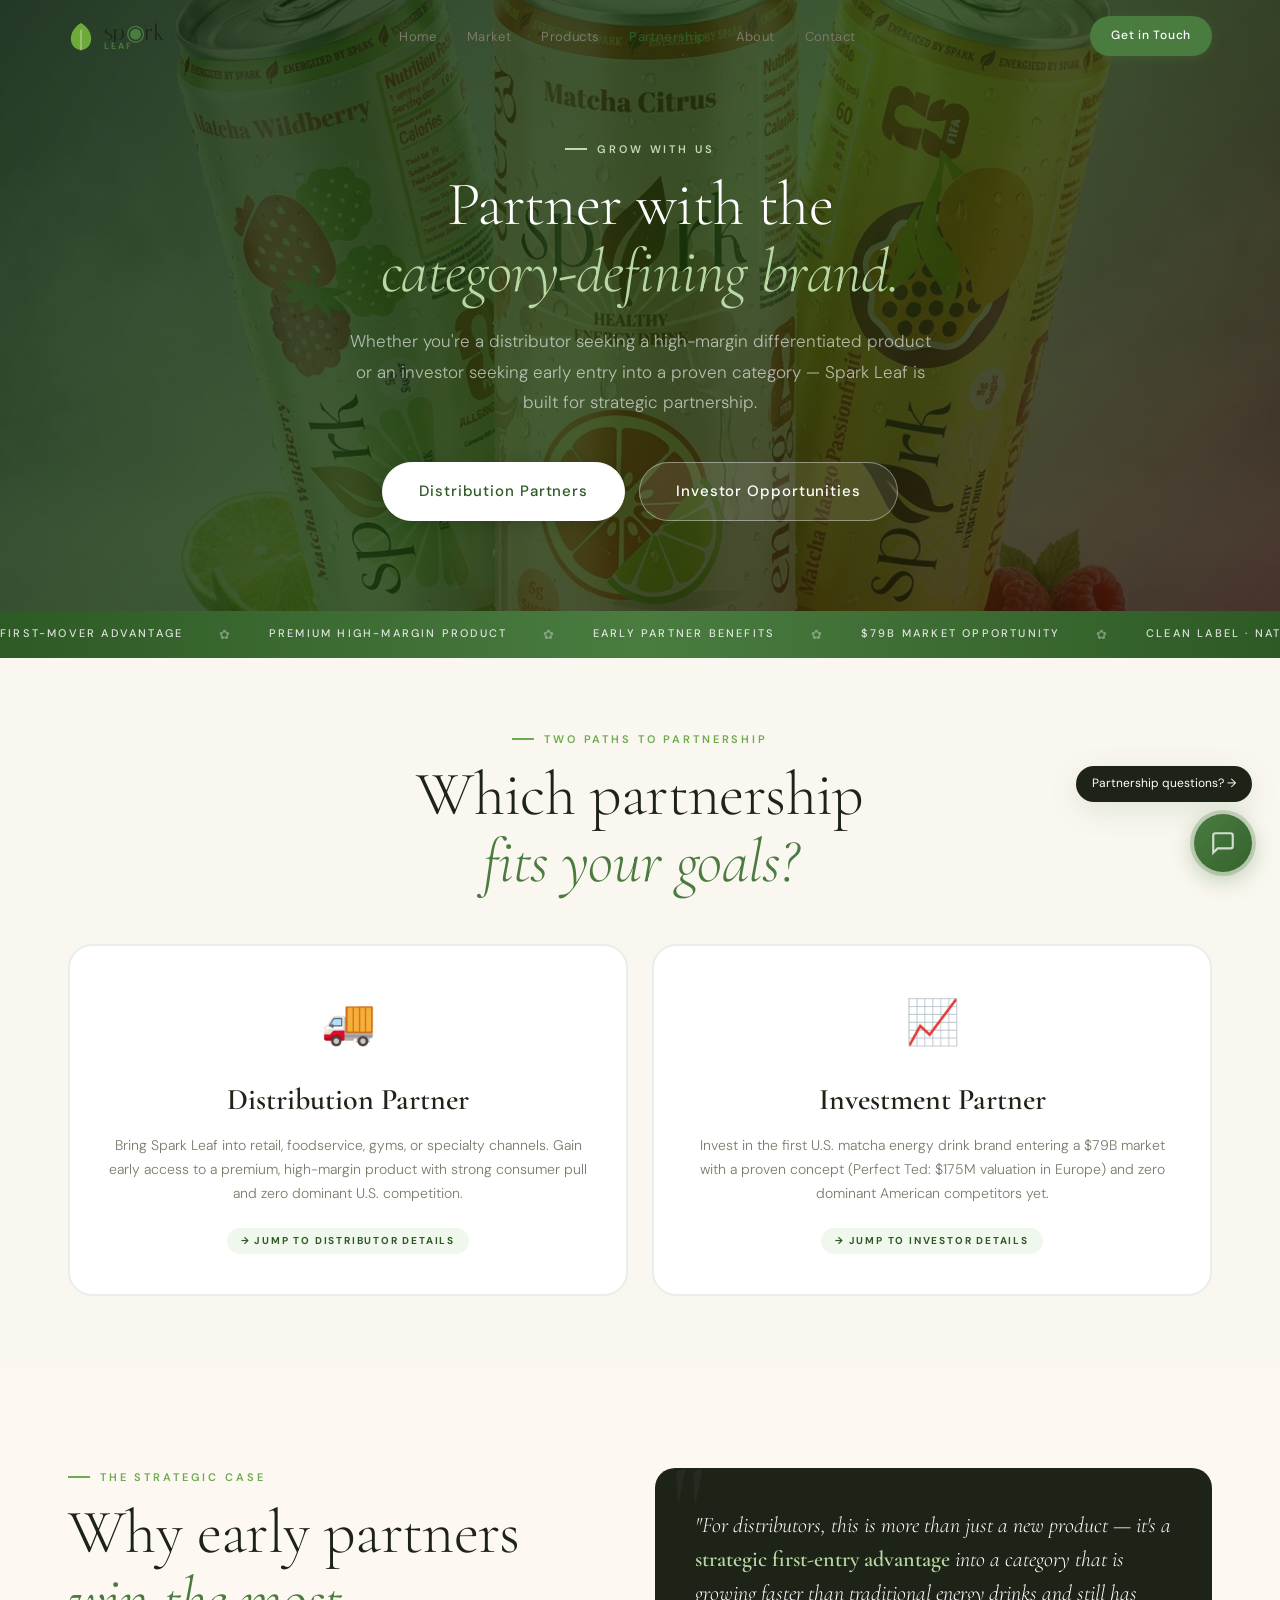
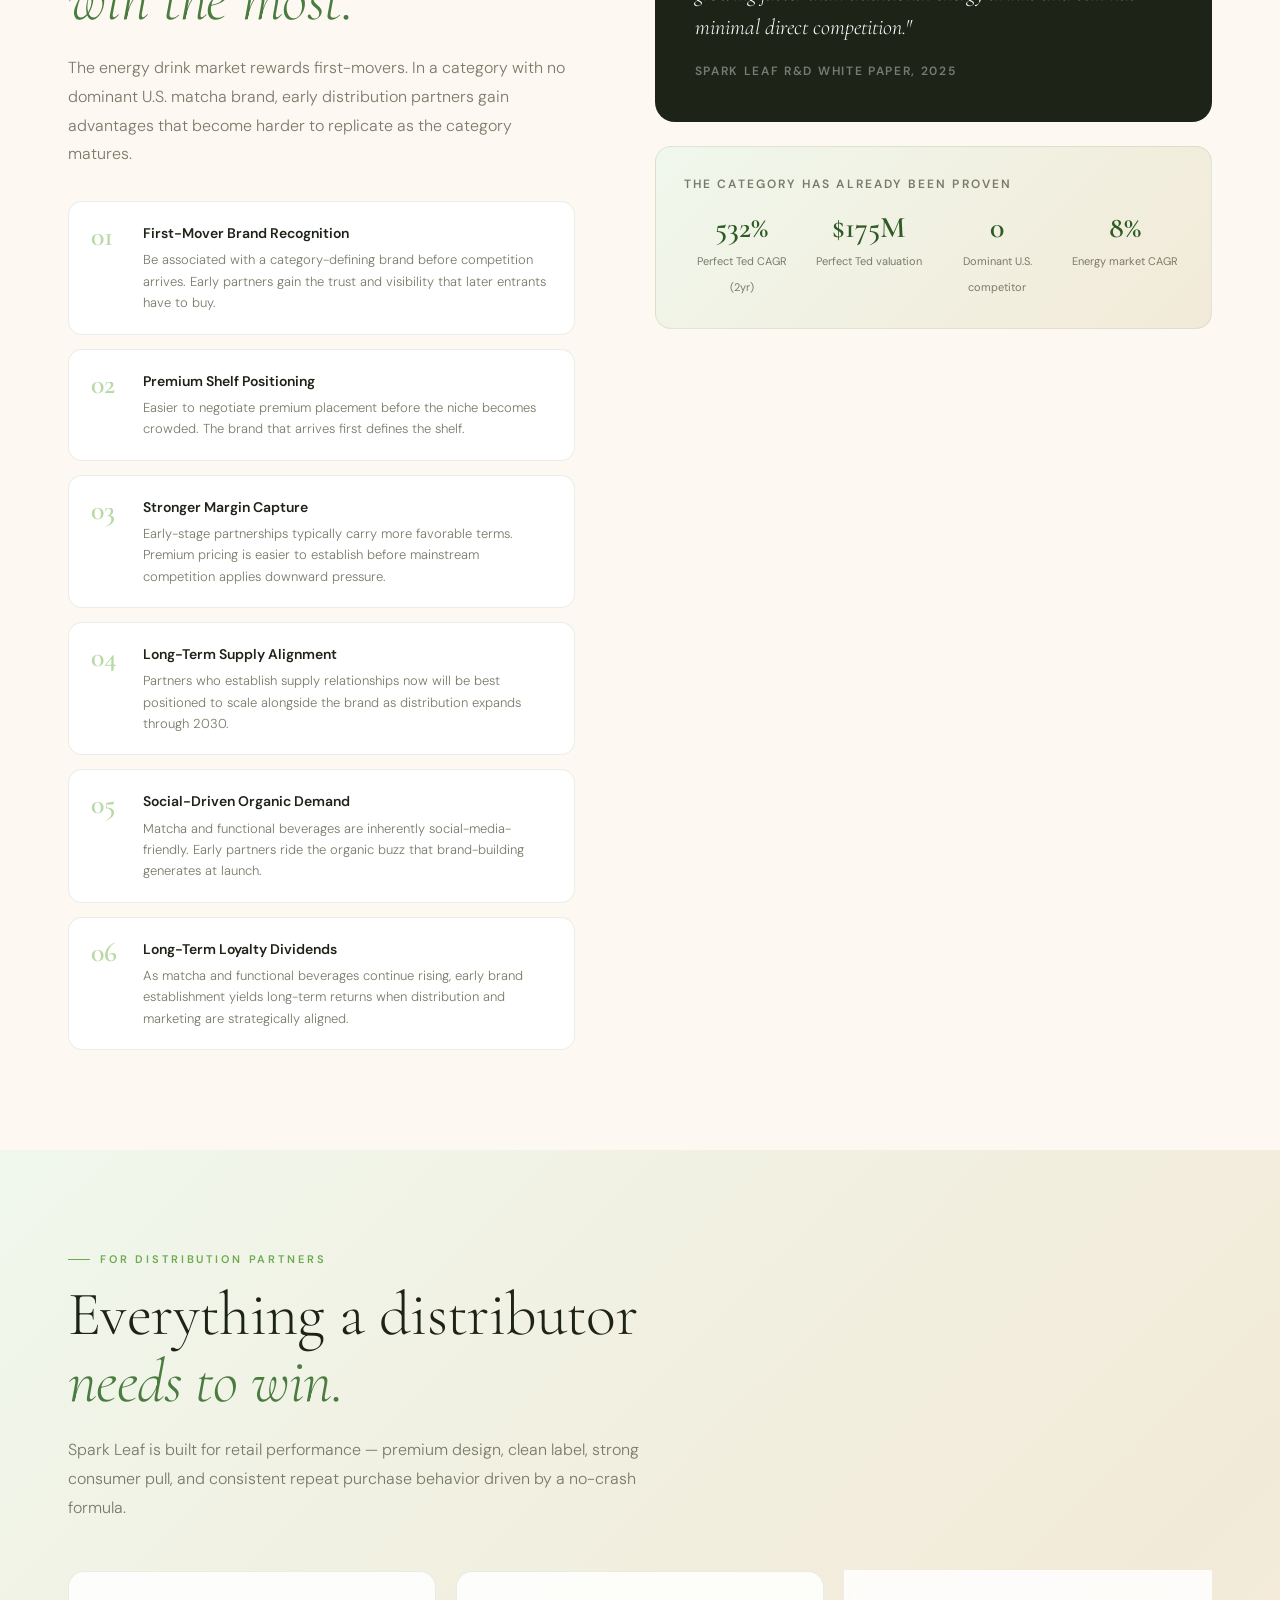
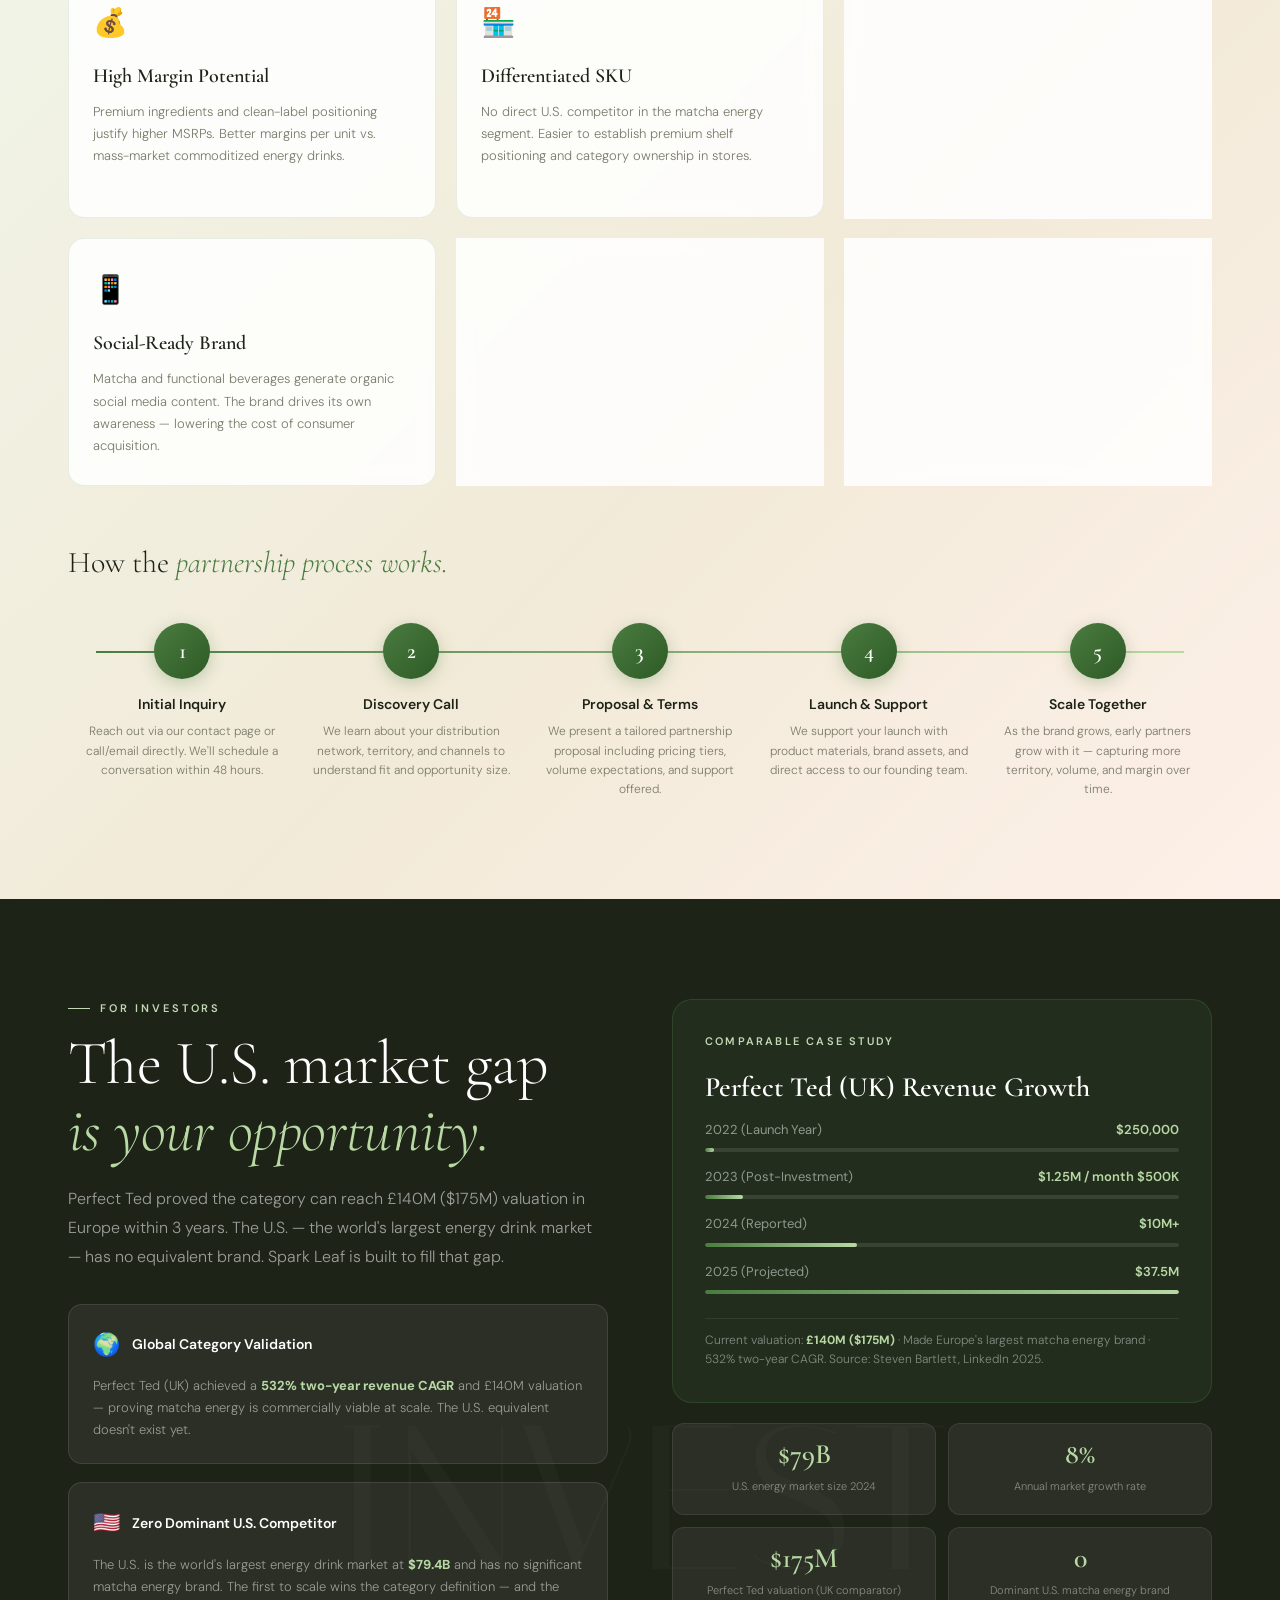
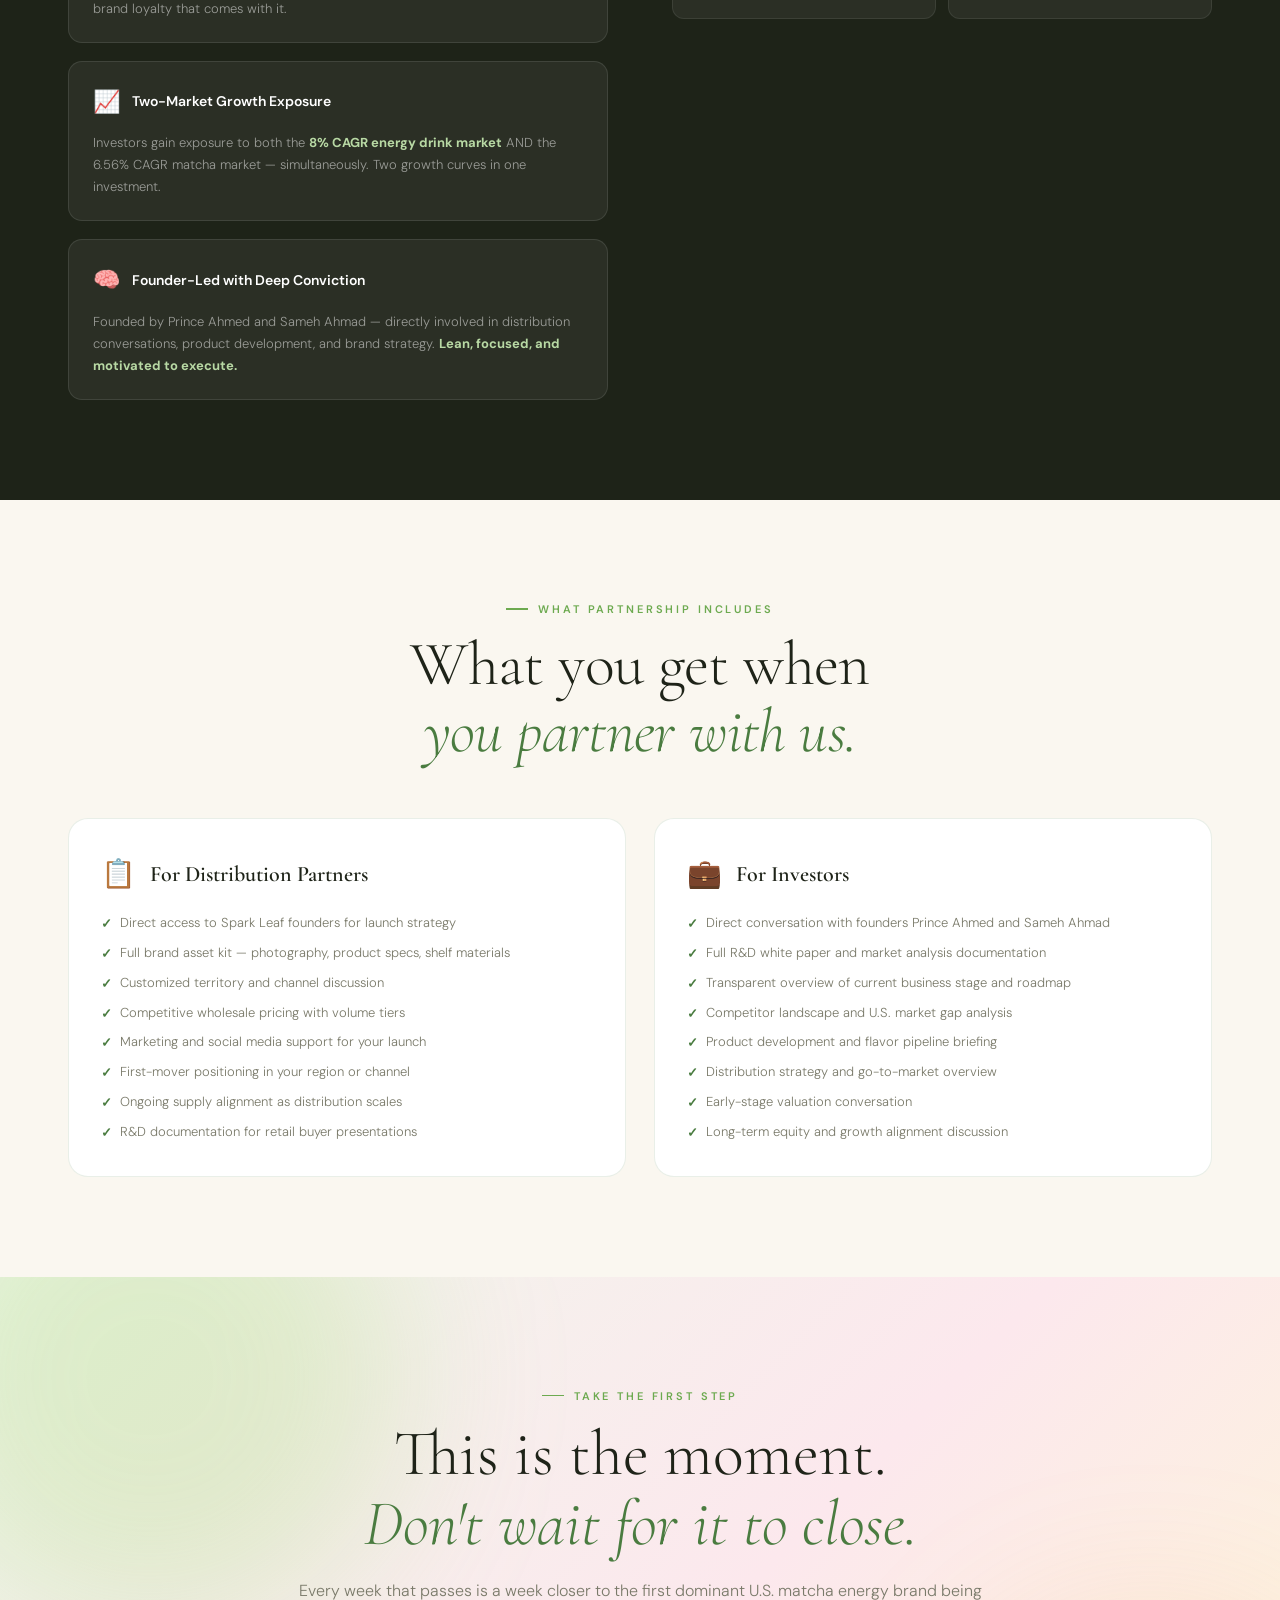
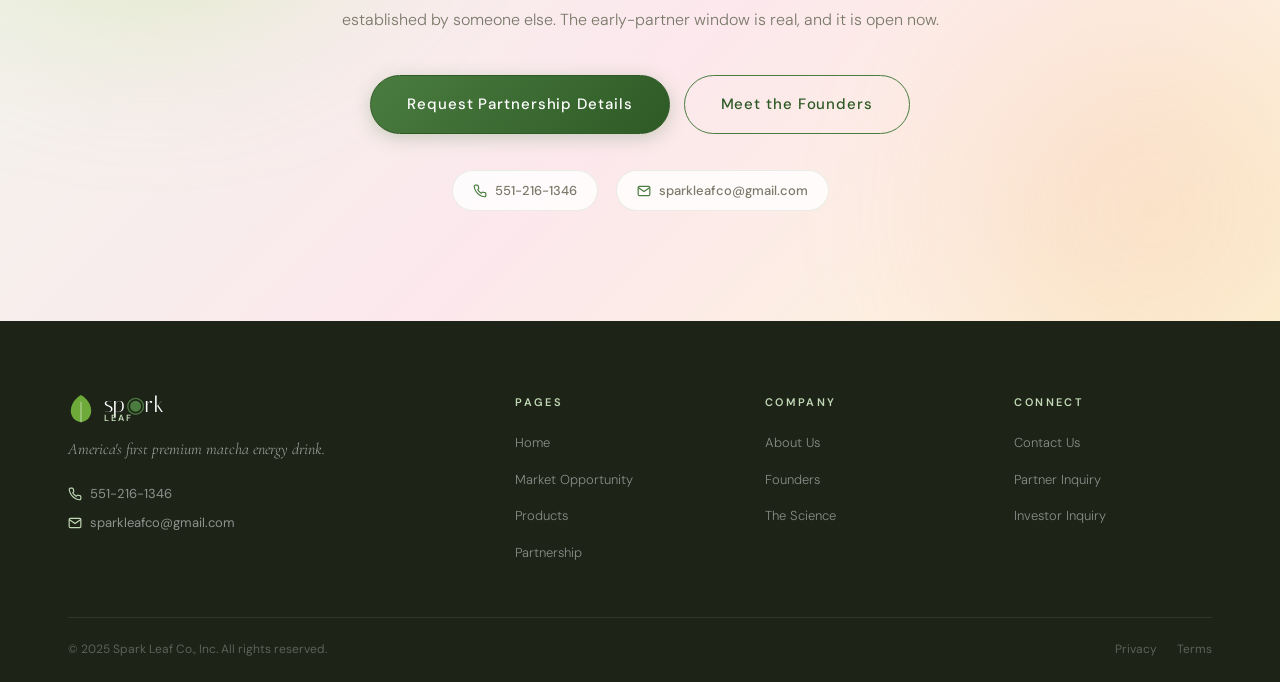
<file: partnership.html>
<!DOCTYPE html>
<html lang="en">
<head>
  <meta charset="UTF-8"/>
  <meta name="viewport" content="width=device-width,initial-scale=1.0"/>
  <title>Partnership — Spark Leaf</title>
  <link rel="stylesheet" href="shared.css"/>
  <style>
    /* ── PAGE HERO ── */
    .page-hero{
      padding:140px 0 90px;
      background:linear-gradient(135deg,#0c2208 0%,#1d3d0c 50%,#2a1006 100%);
      position:relative;overflow:hidden;text-align:center;
    }
    .page-hero-bg{position:absolute;inset:0;z-index:0}
    .page-hero-bg img{width:100%;height:100%;object-fit:cover;opacity:0.18;object-position:center}
    .page-hero-inner{position:relative;z-index:2;max-width:780px;margin:0 auto;padding:0 28px}
    .p-label-light{color:var(--sage-light)!important}
    .p-label-light::before{background:var(--sage-light)!important}
    .hero-title-white{color:#fff!important}
    .hero-title-white em{color:var(--matcha-pale)!important}
    .hero-sub-white{font-size:17px;font-weight:300;color:rgba(255,255,255,0.62);line-height:1.8;max-width:600px;margin:0 auto 44px}

    /* ── PARTNERSHIP TYPE SELECTOR ── */
    .type-selector{padding:72px 0;background:var(--warm-white);position:relative;z-index:1}
    .type-grid{display:grid;grid-template-columns:1fr 1fr;gap:24px;margin-top:48px}
    .type-card{
      background:#fff;border:2px solid var(--border);border-radius:24px;
      padding:40px 36px;text-align:center;cursor:pointer;
      transition:var(--transition);position:relative;overflow:hidden;
    }
    .type-card:hover,.type-card.selected{border-color:var(--matcha);box-shadow:0 0 0 3px rgba(74,124,64,0.1),var(--shadow-md)}
    .type-card::before{
      content:'';position:absolute;inset:0;
      background:linear-gradient(135deg,rgba(74,124,64,0.04) 0%,transparent 60%);
      opacity:0;transition:opacity 0.3s;
    }
    .type-card:hover::before,.type-card.selected::before{opacity:1}
    .type-card-icon{font-size:44px;margin-bottom:16px}
    .type-card-title{
      font-family:'Cormorant Garamond',serif;font-size:30px;font-weight:600;
      color:var(--charcoal);margin-bottom:10px;
    }
    .type-card-sub{font-size:14px;font-weight:300;color:var(--text-muted);line-height:1.7;margin-bottom:20px}
    .type-card-badge{
      display:inline-block;font-size:10px;font-weight:700;letter-spacing:0.18em;
      text-transform:uppercase;padding:5px 14px;border-radius:20px;
      background:var(--leaf-bg);color:var(--matcha-deep);
    }
    .type-card.selected .type-card-badge{background:var(--matcha);color:#fff}

    /* ── WHY PARTNER ── */
    .why-partner{padding:100px 0;background:var(--cream);position:relative;z-index:1}
    .wp-grid{display:grid;grid-template-columns:1fr 1.1fr;gap:80px;align-items:start}
    .advantage-list{display:flex;flex-direction:column;gap:14px;margin-top:32px}
    .adv-item{
      display:flex;align-items:flex-start;gap:16px;
      background:#fff;border:1px solid var(--border);border-radius:14px;
      padding:20px 22px;transition:var(--transition);
    }
    .adv-item:hover{border-color:var(--matcha);transform:translateX(5px);box-shadow:var(--shadow-sm)}
    .adv-num{
      font-family:'Cormorant Garamond',serif;font-size:28px;font-weight:600;
      color:var(--matcha-pale);line-height:1;flex-shrink:0;min-width:36px;
    }
    .adv-text-title{font-weight:600;font-size:14px;color:var(--charcoal);margin-bottom:4px}
    .adv-text-desc{font-size:13px;font-weight:300;color:var(--text-muted);line-height:1.65}
    .quote-block{
      background:var(--charcoal);border-radius:20px;padding:40px;
      position:relative;overflow:hidden;margin-bottom:24px;
    }
    .quote-bg{position:absolute;top:-20px;left:16px;font-size:120px;color:rgba(255,255,255,0.04);font-family:'Cormorant Garamond',serif;line-height:1;pointer-events:none}
    .quote-text{
      font-family:'Cormorant Garamond',serif;font-size:22px;font-weight:300;
      font-style:italic;color:#fff;line-height:1.55;margin-bottom:18px;position:relative;z-index:1;
    }
    .quote-text strong{color:var(--matcha-pale);font-style:normal;font-weight:600}
    .quote-source{font-size:12px;font-weight:600;letter-spacing:0.14em;text-transform:uppercase;color:rgba(255,255,255,0.4)}
    .proof-numbers{
      background:linear-gradient(135deg,var(--leaf-bg),var(--parchment));
      border:1px solid var(--border);border-radius:16px;padding:28px;
    }
    .proof-num-title{font-size:12px;font-weight:600;letter-spacing:0.18em;text-transform:uppercase;color:var(--text-muted);margin-bottom:18px}
    .proof-num-row{display:flex;justify-content:space-between;gap:12px;flex-wrap:wrap}
    .pn{text-align:center;flex:1;min-width:80px}
    .pn-num{font-family:'Cormorant Garamond',serif;font-size:30px;font-weight:600;color:var(--matcha-deep);display:block;line-height:1;margin-bottom:4px}
    .pn-label{font-size:11px;color:var(--text-muted);line-height:1.4}

    /* ── DISTRIBUTOR SECTION ── */
    .distributor-section{
      padding:100px 0;
      background:linear-gradient(135deg,var(--leaf-bg) 0%,var(--parchment) 60%,var(--peach-pale) 100%);
      position:relative;z-index:1;
    }
    .dist-benefits-grid{display:grid;grid-template-columns:repeat(3,1fr);gap:20px;margin:48px 0}
    .dist-benefit{
      background:rgba(255,255,255,0.85);backdrop-filter:blur(8px);
      border:1px solid var(--border);border-radius:16px;padding:28px 24px;
      transition:var(--transition);
    }
    .dist-benefit:hover{transform:translateY(-5px);box-shadow:var(--shadow-md);border-color:var(--matcha)}
    .db-icon{font-size:28px;margin-bottom:14px}
    .db-title{font-family:'Cormorant Garamond',serif;font-size:20px;font-weight:600;color:var(--charcoal);margin-bottom:8px}
    .db-desc{font-size:13px;font-weight:300;color:var(--text-muted);line-height:1.7}

    .dist-process{margin-top:52px}
    .dist-process-title{
      font-family:'Cormorant Garamond',serif;font-size:30px;font-weight:300;
      color:var(--charcoal);margin-bottom:36px;
    }
    .dist-process-title em{font-style:italic;color:var(--matcha)}
    .process-steps{display:flex;gap:0;position:relative}
    .process-steps::before{
      content:'';position:absolute;
      top:28px;left:28px;right:28px;height:2px;
      background:linear-gradient(90deg,var(--matcha),var(--matcha-pale));
      z-index:0;
    }
    .process-step{flex:1;text-align:center;position:relative;z-index:1;padding:0 12px}
    .step-num{
      width:56px;height:56px;border-radius:50%;
      background:linear-gradient(135deg,var(--matcha),var(--matcha-deep));
      color:#fff;font-family:'Cormorant Garamond',serif;font-size:22px;font-weight:600;
      display:flex;align-items:center;justify-content:center;
      margin:0 auto 14px;box-shadow:0 4px 16px rgba(74,124,64,0.3);
    }
    .step-title{font-weight:600;font-size:14px;color:var(--charcoal);margin-bottom:6px}
    .step-desc{font-size:12px;font-weight:300;color:var(--text-muted);line-height:1.6}

    /* ── INVESTOR SECTION ── */
    .investor-section{
      padding:100px 0;
      background:var(--charcoal);
      position:relative;z-index:1;overflow:hidden;
    }
    .inv-bg-word{
      position:absolute;top:50%;left:50%;transform:translate(-50%,-50%);
      font-family:'Italiana',serif;font-size:clamp(80px,16vw,210px);
      color:rgba(255,255,255,0.025);white-space:nowrap;pointer-events:none;
    }
    .inv-grid{display:grid;grid-template-columns:1fr 1fr;gap:64px;align-items:start}
    .inv-title{color:#fff!important}
    .inv-title em{color:var(--matcha-pale)!important}
    .inv-sub{color:rgba(255,255,255,0.56)!important;margin-bottom:32px}
    .inv-case-list{display:flex;flex-direction:column;gap:18px}
    .inv-case{
      background:rgba(255,255,255,0.06);border:1px solid rgba(255,255,255,0.1);
      border-radius:14px;padding:22px 24px;transition:var(--transition);
    }
    .inv-case:hover{background:rgba(255,255,255,0.1);border-color:rgba(74,124,64,0.4)}
    .inv-case-header{display:flex;align-items:center;gap:12px;margin-bottom:12px}
    .inv-case-icon{font-size:22px}
    .inv-case-title{font-weight:600;font-size:14px;color:#fff}
    .inv-case-desc{font-size:13px;font-weight:300;color:rgba(255,255,255,0.52);line-height:1.7}
    .inv-case strong{color:var(--matcha-pale)}
    .comparable-card{
      background:rgba(74,124,64,0.12);border:1px solid rgba(74,124,64,0.3);
      border-radius:20px;padding:32px;margin-bottom:20px;
    }
    .comp-label{font-size:11px;font-weight:600;letter-spacing:0.2em;text-transform:uppercase;color:var(--sage-light);margin-bottom:14px}
    .comp-brand{font-family:'Cormorant Garamond',serif;font-size:28px;font-weight:600;color:#fff;margin-bottom:8px}
    .comp-trajectory{display:flex;flex-direction:column;gap:6px;margin-bottom:16px}
    .comp-year{display:flex;justify-content:space-between;align-items:center;font-size:13px}
    .comp-year-label{color:rgba(255,255,255,0.5)}
    .comp-year-value{font-weight:600;color:var(--matcha-pale)}
    .comp-bar{height:4px;background:rgba(255,255,255,0.1);border-radius:4px;margin:2px 0 8px;overflow:hidden}
    .comp-bar-fill{height:100%;background:linear-gradient(90deg,var(--matcha),var(--matcha-pale));border-radius:4px;transition:width 1.5s cubic-bezier(0.16,1,0.3,1)}
    .comp-note{font-size:12px;font-weight:300;color:rgba(255,255,255,0.45);line-height:1.6;padding-top:12px;border-top:1px solid rgba(255,255,255,0.08)}
    .inv-stat-row{display:grid;grid-template-columns:1fr 1fr;gap:12px}
    .inv-stat-box{
      background:rgba(255,255,255,0.06);border:1px solid rgba(255,255,255,0.08);
      border-radius:12px;padding:16px;text-align:center;
    }
    .inv-stat-num{font-family:'Cormorant Garamond',serif;font-size:28px;font-weight:600;color:var(--matcha-pale);display:block;margin-bottom:4px;line-height:1}
    .inv-stat-label{font-size:11px;font-weight:300;color:rgba(255,255,255,0.45);line-height:1.4}

    /* ── WHAT YOU GET ── */
    .what-you-get{padding:100px 0;background:var(--warm-white);position:relative;z-index:1}
    .get-grid{display:grid;grid-template-columns:1fr 1fr;gap:28px;margin-top:52px}
    .get-card{
      background:#fff;border:1px solid var(--border);border-radius:20px;
      padding:32px;transition:var(--transition);
    }
    .get-card:hover{border-color:var(--matcha);box-shadow:var(--shadow-md);transform:translateY(-4px)}
    .get-card-head{display:flex;align-items:center;gap:14px;margin-bottom:16px}
    .get-icon{font-size:28px}
    .get-title{font-family:'Cormorant Garamond',serif;font-size:22px;font-weight:600;color:var(--charcoal)}
    .get-list{display:flex;flex-direction:column;gap:8px}
    .get-item{display:flex;align-items:flex-start;gap:8px;font-size:13px;font-weight:300;color:var(--text-muted);line-height:1.6}
    .get-check{color:var(--matcha);font-weight:700;flex-shrink:0;margin-top:1px}

    /* ── FINAL CTA ── */
    .partner-cta{
      padding:110px 0;
      background:linear-gradient(135deg,var(--leaf-bg),var(--blush-soft) 55%,var(--golden-pale));
      text-align:center;position:relative;z-index:1;overflow:hidden;
    }
    .pcta-orb{position:absolute;border-radius:50%;filter:blur(80px);pointer-events:none}
    .pcta-orb-1{width:500px;height:500px;background:rgba(168,214,114,0.28);top:-150px;left:-100px}
    .pcta-orb-2{width:380px;height:380px;background:rgba(245,168,124,0.2);bottom:-80px;right:-60px}
    .pcta-inner{position:relative;z-index:2;max-width:700px;margin:0 auto}
    .pcta-title{font-family:'Cormorant Garamond',serif;font-size:clamp(36px,5vw,64px);font-weight:300;color:var(--charcoal);line-height:1.1;margin-bottom:18px}
    .pcta-title em{font-style:italic;color:var(--matcha)}
    .pcta-sub{font-size:16px;font-weight:300;color:var(--text-muted);line-height:1.8;margin-bottom:40px}
    .pcta-actions{display:flex;justify-content:center;gap:14px;flex-wrap:wrap;margin-bottom:36px}
    .pcta-contact{display:flex;justify-content:center;gap:18px;flex-wrap:wrap}
    .cpill{display:flex;align-items:center;gap:8px;font-size:13px;color:var(--text-muted);background:rgba(255,255,255,0.8);border:1px solid var(--border);border-radius:30px;padding:9px 20px}
    .cpill svg{width:14px;height:14px;color:var(--matcha)}
    .cpill a{color:inherit;font-weight:500}
    .cpill a:hover{color:var(--matcha-deep)}

    @media(max-width:900px){
      .type-grid,.wp-grid,.inv-grid,.get-grid{grid-template-columns:1fr}
      .dist-benefits-grid{grid-template-columns:1fr 1fr}
      .process-steps{flex-direction:column;gap:24px}
      .process-steps::before{display:none}
      .inv-stat-row{grid-template-columns:1fr 1fr}
    }
    @media(max-width:560px){
      .dist-benefits-grid{grid-template-columns:1fr}
      .proof-num-row{justify-content:center}
    }
  </style>
</head>
<body>
<div class="petal-field" id="petalField" aria-hidden="true"></div>

<!-- NAV -->
<nav class="nav scrolled" id="mainNav">
  <div class="nav-inner">
    <a href="index.html" class="logo">
      <svg class="logo-leaf" viewBox="0 0 28 32" fill="none"><path d="M14 2C14 2 3 8 3 19C3 25.627 7.925 31 14 31C20.075 31 25 25.627 25 19C25 8 14 2 14 2Z" fill="url(#lg1)"/><path d="M14 31V10" stroke="#fff" stroke-width="1.2" stroke-linecap="round" opacity="0.5"/><defs><linearGradient id="lg1" x1="14" y1="2" x2="14" y2="31"><stop offset="0%" stop-color="#6daa3a"/><stop offset="100%" stop-color="#3d7a28"/></linearGradient></defs></svg>
      <span class="logo-text">sp<span class="logo-o">◉</span>rk <span class="logo-sub">leaf</span></span>
    </a>
    <ul class="nav-links" id="navLinks">
      <li><a href="index.html" class="nav-link">Home</a></li>
      <li><a href="market.html" class="nav-link">Market</a></li>
      <li><a href="products.html" class="nav-link">Products</a></li>
      <li><a href="partnership.html" class="nav-link active">Partnership</a></li>
      <li><a href="about.html" class="nav-link">About</a></li>
      <li><a href="contact.html" class="nav-link">Contact</a></li>
    </ul>
    <div class="nav-actions">
      <a href="contact.html" class="btn btn-sm nav-cta">Get in Touch</a>
      <button class="hamburger" id="hamburger" aria-label="Menu"><span></span><span></span><span></span></button>
    </div>
  </div>
</nav>

<!-- HERO -->
<section class="page-hero">
  <div class="page-hero-bg"><img src="img-cans-tall.jpg" alt="Spark Leaf cans"/></div>
  <div class="page-hero-inner">
    <div class="section-label p-label-light reveal-up" style="justify-content:center">Grow With Us</div>
    <h1 class="section-title hero-title-white reveal-up">Partner with the<br><em>category-defining brand.</em></h1>
    <p class="hero-sub-white reveal-up">Whether you're a distributor seeking a high-margin differentiated product or an investor seeking early entry into a proven category — Spark Leaf is built for strategic partnership.</p>
    <div style="display:flex;justify-content:center;gap:14px;flex-wrap:wrap" class="reveal-up">
      <a href="#distributor" class="btn btn-white btn-lg">Distribution Partners</a>
      <a href="#investor" class="btn btn-outline-white btn-lg">Investor Opportunities</a>
    </div>
  </div>
</section>

<!-- TICKER -->
<div class="ticker-wrap" style="position:relative;z-index:1">
  <div class="ticker">
    <span>First-Mover Advantage</span><span class="sep">✿</span><span>Premium High-Margin Product</span><span class="sep">✿</span><span>Early Partner Benefits</span><span class="sep">✿</span><span>$79B Market Opportunity</span><span class="sep">✿</span><span>Clean Label · Natural Ingredients</span><span class="sep">✿</span><span>Proven Category in Europe</span><span class="sep">✿</span><span>First-Mover Advantage</span><span class="sep">✿</span><span>Premium High-Margin Product</span><span class="sep">✿</span><span>Early Partner Benefits</span><span class="sep">✿</span><span>$79B Market Opportunity</span><span class="sep">✿</span><span>Clean Label · Natural Ingredients</span><span class="sep">✿</span><span>Proven Category in Europe</span><span class="sep">✿</span>
  </div>
</div>

<!-- PARTNERSHIP TYPE -->
<section class="type-selector">
  <div class="container">
    <div style="text-align:center">
      <div class="section-label reveal-up" style="justify-content:center">Two Paths to Partnership</div>
      <h2 class="section-title reveal-up" style="text-align:center">Which partnership<br><em>fits your goals?</em></h2>
    </div>
    <div class="type-grid">
      <div class="type-card reveal-up" data-delay="0">
        <div class="type-card-icon">🚚</div>
        <div class="type-card-title">Distribution Partner</div>
        <div class="type-card-sub">Bring Spark Leaf into retail, foodservice, gyms, or specialty channels. Gain early access to a premium, high-margin product with strong consumer pull and zero dominant U.S. competition.</div>
        <div class="type-card-badge">→ Jump to Distributor Details</div>
      </div>
      <div class="type-card reveal-up" data-delay="100">
        <div class="type-card-icon">📈</div>
        <div class="type-card-title">Investment Partner</div>
        <div class="type-card-sub">Invest in the first U.S. matcha energy drink brand entering a $79B market with a proven concept (Perfect Ted: $175M valuation in Europe) and zero dominant American competitors yet.</div>
        <div class="type-card-badge">→ Jump to Investor Details</div>
      </div>
    </div>
  </div>
</section>

<!-- WHY PARTNER -->
<section class="why-partner">
  <div class="container">
    <div class="wp-grid">
      <div>
        <div class="section-label reveal-up">The Strategic Case</div>
        <h2 class="section-title reveal-up">Why early partners<br><em>win the most.</em></h2>
        <p class="section-sub reveal-up" style="margin-bottom:32px">The energy drink market rewards first-movers. In a category with no dominant U.S. matcha brand, early distribution partners gain advantages that become harder to replicate as the category matures.</p>
        <div class="advantage-list">
          <div class="adv-item reveal-up" data-delay="0"><div class="adv-num">01</div><div><div class="adv-text-title">First-Mover Brand Recognition</div><div class="adv-text-desc">Be associated with a category-defining brand before competition arrives. Early partners gain the trust and visibility that later entrants have to buy.</div></div></div>
          <div class="adv-item reveal-up" data-delay="80"><div class="adv-num">02</div><div><div class="adv-text-title">Premium Shelf Positioning</div><div class="adv-text-desc">Easier to negotiate premium placement before the niche becomes crowded. The brand that arrives first defines the shelf.</div></div></div>
          <div class="adv-item reveal-up" data-delay="160"><div class="adv-num">03</div><div><div class="adv-text-title">Stronger Margin Capture</div><div class="adv-text-desc">Early-stage partnerships typically carry more favorable terms. Premium pricing is easier to establish before mainstream competition applies downward pressure.</div></div></div>
          <div class="adv-item reveal-up" data-delay="240"><div class="adv-num">04</div><div><div class="adv-text-title">Long-Term Supply Alignment</div><div class="adv-text-desc">Partners who establish supply relationships now will be best positioned to scale alongside the brand as distribution expands through 2030.</div></div></div>
          <div class="adv-item reveal-up" data-delay="320"><div class="adv-num">05</div><div><div class="adv-text-title">Social-Driven Organic Demand</div><div class="adv-text-desc">Matcha and functional beverages are inherently social-media-friendly. Early partners ride the organic buzz that brand-building generates at launch.</div></div></div>
          <div class="adv-item reveal-up" data-delay="400"><div class="adv-num">06</div><div><div class="adv-text-title">Long-Term Loyalty Dividends</div><div class="adv-text-desc">As matcha and functional beverages continue rising, early brand establishment yields long-term returns when distribution and marketing are strategically aligned.</div></div></div>
        </div>
      </div>
      <div>
        <div class="quote-block reveal-right">
          <div class="quote-bg">"</div>
          <p class="quote-text">"For distributors, this is more than just a new product — it's a <strong>strategic first-entry advantage</strong> into a category that is growing faster than traditional energy drinks and still has minimal direct competition."</p>
          <div class="quote-source">Spark Leaf R&D White Paper, 2025</div>
        </div>
        <div class="proof-numbers reveal-right">
          <div class="proof-num-title">The category has already been proven</div>
          <div class="proof-num-row">
            <div class="pn"><span class="pn-num">532%</span><span class="pn-label">Perfect Ted CAGR (2yr)</span></div>
            <div class="pn"><span class="pn-num">$175M</span><span class="pn-label">Perfect Ted valuation</span></div>
            <div class="pn"><span class="pn-num">0</span><span class="pn-label">Dominant U.S. competitor</span></div>
            <div class="pn"><span class="pn-num">8%</span><span class="pn-label">Energy market CAGR</span></div>
          </div>
        </div>
      </div>
    </div>
  </div>
</section>

<!-- DISTRIBUTOR SECTION -->
<section class="distributor-section" id="distributor">
  <div class="container">
    <div class="section-label reveal-up">For Distribution Partners</div>
    <h2 class="section-title reveal-up">Everything a distributor<br><em>needs to win.</em></h2>
    <p class="section-sub reveal-up">Spark Leaf is built for retail performance — premium design, clean label, strong consumer pull, and consistent repeat purchase behavior driven by a no-crash formula.</p>

    <div class="dist-benefits-grid">
      <div class="dist-benefit reveal-up" data-delay="0">
        <div class="db-icon">💰</div>
        <div class="db-title">High Margin Potential</div>
        <div class="db-desc">Premium ingredients and clean-label positioning justify higher MSRPs. Better margins per unit vs. mass-market commoditized energy drinks.</div>
      </div>
      <div class="dist-benefit reveal-up" data-delay="60">
        <div class="db-icon">🏪</div>
        <div class="db-title">Differentiated SKU</div>
        <div class="db-desc">No direct U.S. competitor in the matcha energy segment. Easier to establish premium shelf positioning and category ownership in stores.</div>
      </div>
      <div class="dist-benefit reveal-up" data-delay="120">
        <div class="db-icon">🔄</div>
        <div class="db-title">Repeat Purchase Driver</div>
        <div class="db-desc">L-theanine + matcha = consistent, crash-free energy. Consumers who try it come back. Strong repeat purchase behavior means reliable volume for distributors.</div>
      </div>
      <div class="dist-benefit reveal-up" data-delay="0">
        <div class="db-icon">📱</div>
        <div class="db-title">Social-Ready Brand</div>
        <div class="db-desc">Matcha and functional beverages generate organic social media content. The brand drives its own awareness — lowering the cost of consumer acquisition.</div>
      </div>
      <div class="dist-benefit reveal-up" data-delay="60">
        <div class="db-icon">🎯</div>
        <div class="db-title">High-Value Demographics</div>
        <div class="db-desc">Millennials and Gen Z — the two highest-spending food & beverage demographics — are the core audience. Premium willingness to pay is built-in.</div>
      </div>
      <div class="dist-benefit reveal-up" data-delay="120">
        <div class="db-icon">📦</div>
        <div class="db-title">Three Flavor Portfolio</div>
        <div class="db-desc">Wildberry, Citrus, and Mango Passionfruit cover a broad range of consumer taste profiles — maximizing shelf coverage and basket size per visit.</div>
      </div>
    </div>

    <div class="dist-process">
      <div class="dist-process-title reveal-up">How the <em>partnership process works.</em></div>
      <div class="process-steps reveal-up">
        <div class="process-step"><div class="step-num">1</div><div class="step-title">Initial Inquiry</div><div class="step-desc">Reach out via our contact page or call/email directly. We'll schedule a conversation within 48 hours.</div></div>
        <div class="process-step"><div class="step-num">2</div><div class="step-title">Discovery Call</div><div class="step-desc">We learn about your distribution network, territory, and channels to understand fit and opportunity size.</div></div>
        <div class="process-step"><div class="step-num">3</div><div class="step-title">Proposal & Terms</div><div class="step-desc">We present a tailored partnership proposal including pricing tiers, volume expectations, and support offered.</div></div>
        <div class="process-step"><div class="step-num">4</div><div class="step-title">Launch & Support</div><div class="step-desc">We support your launch with product materials, brand assets, and direct access to our founding team.</div></div>
        <div class="process-step"><div class="step-num">5</div><div class="step-title">Scale Together</div><div class="step-desc">As the brand grows, early partners grow with it — capturing more territory, volume, and margin over time.</div></div>
      </div>
    </div>
  </div>
</section>

<!-- INVESTOR SECTION -->
<section class="investor-section" id="investor">
  <div class="inv-bg-word">INVEST</div>
  <div class="container">
    <div class="inv-grid">
      <div>
        <div class="section-label p-label-light reveal-up">For Investors</div>
        <h2 class="section-title inv-title reveal-up">The U.S. market gap<br><em>is your opportunity.</em></h2>
        <p class="section-sub inv-sub reveal-up">Perfect Ted proved the category can reach £140M ($175M) valuation in Europe within 3 years. The U.S. — the world's largest energy drink market — has no equivalent brand. Spark Leaf is built to fill that gap.</p>
        <div class="inv-case-list reveal-up">
          <div class="inv-case">
            <div class="inv-case-header"><div class="inv-case-icon">🌍</div><div class="inv-case-title">Global Category Validation</div></div>
            <div class="inv-case-desc">Perfect Ted (UK) achieved a <strong>532% two-year revenue CAGR</strong> and £140M valuation — proving matcha energy is commercially viable at scale. The U.S. equivalent doesn't exist yet.</div>
          </div>
          <div class="inv-case">
            <div class="inv-case-header"><div class="inv-case-icon">🇺🇸</div><div class="inv-case-title">Zero Dominant U.S. Competitor</div></div>
            <div class="inv-case-desc">The U.S. is the world's largest energy drink market at <strong>$79.4B</strong> and has no significant matcha energy brand. The first to scale wins the category definition — and the brand loyalty that comes with it.</div>
          </div>
          <div class="inv-case">
            <div class="inv-case-header"><div class="inv-case-icon">📈</div><div class="inv-case-title">Two-Market Growth Exposure</div></div>
            <div class="inv-case-desc">Investors gain exposure to both the <strong>8% CAGR energy drink market</strong> AND the 6.56% CAGR matcha market — simultaneously. Two growth curves in one investment.</div>
          </div>
          <div class="inv-case">
            <div class="inv-case-header"><div class="inv-case-icon">🧠</div><div class="inv-case-title">Founder-Led with Deep Conviction</div></div>
            <div class="inv-case-desc">Founded by Prince Ahmed and Sameh Ahmad — directly involved in distribution conversations, product development, and brand strategy. <strong>Lean, focused, and motivated to execute.</strong></div>
          </div>
        </div>
      </div>
      <div>
        <div class="comparable-card reveal-right">
          <div class="comp-label">Comparable Case Study</div>
          <div class="comp-brand">Perfect Ted (UK) Revenue Growth</div>
          <div class="comp-trajectory">
            <div class="comp-year"><span class="comp-year-label">2022 (Launch Year)</span><span class="comp-year-value">$250,000</span></div>
            <div class="comp-bar"><div class="comp-bar-fill" style="width:1%" id="bar2022"></div></div>
            <div class="comp-year"><span class="comp-year-label">2023 (Post-Investment)</span><span class="comp-year-value">$1.25M / month $500K</span></div>
            <div class="comp-bar"><div class="comp-bar-fill" style="width:5%" id="bar2023"></div></div>
            <div class="comp-year"><span class="comp-year-label">2024 (Reported)</span><span class="comp-year-value">$10M+</span></div>
            <div class="comp-bar"><div class="comp-bar-fill" style="width:30%" id="bar2024"></div></div>
            <div class="comp-year"><span class="comp-year-label">2025 (Projected)</span><span class="comp-year-value">$37.5M</span></div>
            <div class="comp-bar"><div class="comp-bar-fill" style="width:0%" id="bar2025"></div></div>
          </div>
          <div class="comp-note">Current valuation: <strong style="color:var(--matcha-pale)">£140M ($175M)</strong> · Made Europe's largest matcha energy brand · 532% two-year CAGR. Source: Steven Bartlett, LinkedIn 2025.</div>
        </div>
        <div class="inv-stat-row reveal-right">
          <div class="inv-stat-box"><span class="inv-stat-num">$79B</span><span class="inv-stat-label">U.S. energy market size 2024</span></div>
          <div class="inv-stat-box"><span class="inv-stat-num">8%</span><span class="inv-stat-label">Annual market growth rate</span></div>
          <div class="inv-stat-box"><span class="inv-stat-num">$175M</span><span class="inv-stat-label">Perfect Ted valuation (UK comparator)</span></div>
          <div class="inv-stat-box"><span class="inv-stat-num">0</span><span class="inv-stat-label">Dominant U.S. matcha energy brand</span></div>
        </div>
      </div>
    </div>
  </div>
</section>

<!-- WHAT YOU GET -->
<section class="what-you-get">
  <div class="container">
    <div style="text-align:center;margin-bottom:0">
      <div class="section-label reveal-up" style="justify-content:center">What Partnership Includes</div>
      <h2 class="section-title reveal-up" style="text-align:center">What you get when<br><em>you partner with us.</em></h2>
    </div>
    <div class="get-grid">
      <div class="get-card reveal-up" data-delay="0">
        <div class="get-card-head"><div class="get-icon">📋</div><div class="get-title">For Distribution Partners</div></div>
        <div class="get-list">
          <div class="get-item"><span class="get-check">✓</span>Direct access to Spark Leaf founders for launch strategy</div>
          <div class="get-item"><span class="get-check">✓</span>Full brand asset kit — photography, product specs, shelf materials</div>
          <div class="get-item"><span class="get-check">✓</span>Customized territory and channel discussion</div>
          <div class="get-item"><span class="get-check">✓</span>Competitive wholesale pricing with volume tiers</div>
          <div class="get-item"><span class="get-check">✓</span>Marketing and social media support for your launch</div>
          <div class="get-item"><span class="get-check">✓</span>First-mover positioning in your region or channel</div>
          <div class="get-item"><span class="get-check">✓</span>Ongoing supply alignment as distribution scales</div>
          <div class="get-item"><span class="get-check">✓</span>R&D documentation for retail buyer presentations</div>
        </div>
      </div>
      <div class="get-card reveal-up" data-delay="100">
        <div class="get-card-head"><div class="get-icon">💼</div><div class="get-title">For Investors</div></div>
        <div class="get-list">
          <div class="get-item"><span class="get-check">✓</span>Direct conversation with founders Prince Ahmed and Sameh Ahmad</div>
          <div class="get-item"><span class="get-check">✓</span>Full R&D white paper and market analysis documentation</div>
          <div class="get-item"><span class="get-check">✓</span>Transparent overview of current business stage and roadmap</div>
          <div class="get-item"><span class="get-check">✓</span>Competitor landscape and U.S. market gap analysis</div>
          <div class="get-item"><span class="get-check">✓</span>Product development and flavor pipeline briefing</div>
          <div class="get-item"><span class="get-check">✓</span>Distribution strategy and go-to-market overview</div>
          <div class="get-item"><span class="get-check">✓</span>Early-stage valuation conversation</div>
          <div class="get-item"><span class="get-check">✓</span>Long-term equity and growth alignment discussion</div>
        </div>
      </div>
    </div>
  </div>
</section>

<!-- FINAL CTA -->
<section class="partner-cta">
  <div class="pcta-orb pcta-orb-1"></div>
  <div class="pcta-orb pcta-orb-2"></div>
  <div class="container">
    <div class="pcta-inner">
      <div class="section-label reveal-up" style="justify-content:center">Take the First Step</div>
      <h2 class="pcta-title reveal-up">This is the moment.<br><em>Don't wait for it to close.</em></h2>
      <p class="pcta-sub reveal-up">Every week that passes is a week closer to the first dominant U.S. matcha energy brand being established by someone else. The early-partner window is real, and it is open now.</p>
      <div class="pcta-actions reveal-up">
        <a href="contact.html" class="btn btn-primary btn-lg">Request Partnership Details</a>
        <a href="about.html" class="btn btn-outline btn-lg">Meet the Founders</a>
      </div>
      <div class="pcta-contact reveal-up">
        <div class="cpill"><svg viewBox="0 0 24 24" fill="none" stroke="currentColor" stroke-width="2"><path d="M22 16.92v3a2 2 0 01-2.18 2 19.79 19.79 0 01-8.63-3.07 19.5 19.5 0 01-6-6A19.79 19.79 0 012.12 4.18 2 2 0 014.11 2h3a2 2 0 012 1.72c.127.96.361 1.903.7 2.81a2 2 0 01-.45 2.11L8.09 9.91a16 16 0 006 6l1.27-1.27a2 2 0 012.11-.45c.907.339 1.85.573 2.81.7A2 2 0 0122 16.92z"/></svg><a href="tel:5512161346">551-216-1346</a></div>
        <div class="cpill"><svg viewBox="0 0 24 24" fill="none" stroke="currentColor" stroke-width="2"><path d="M4 4h16c1.1 0 2 .9 2 2v12c0 1.1-.9 2-2 2H4c-1.1 0-2-.9-2-2V6c0-1.1.9-2 2-2z"/><polyline points="22,6 12,13 2,6"/></svg><a href="mailto:sparkleafco@gmail.com">sparkleafco@gmail.com</a></div>
      </div>
    </div>
  </div>
</section>

<!-- FOOTER -->
<footer class="footer"><div class="container"><div class="footer-grid"><div class="footer-brand"><a href="index.html" class="logo"><svg class="logo-leaf" viewBox="0 0 28 32" fill="none"><path d="M14 2C14 2 3 8 3 19C3 25.627 7.925 31 14 31C20.075 31 25 25.627 25 19C25 8 14 2 14 2Z" fill="url(#lgf)"/><path d="M14 31V10" stroke="#fff" stroke-width="1.2" stroke-linecap="round" opacity="0.5"/><defs><linearGradient id="lgf" x1="14" y1="2" x2="14" y2="31"><stop offset="0%" stop-color="#6daa3a"/><stop offset="100%" stop-color="#3d7a28"/></linearGradient></defs></svg><span class="logo-text">sp<span class="logo-o">◉</span>rk <span class="logo-sub">leaf</span></span></a><p class="footer-tagline">America's first premium matcha energy drink.</p><div class="footer-contact-block"><a href="tel:5512161346" class="footer-contact-item"><svg viewBox="0 0 24 24" fill="none" stroke="currentColor" stroke-width="2"><path d="M22 16.92v3a2 2 0 01-2.18 2 19.79 19.79 0 01-8.63-3.07 19.5 19.5 0 01-6-6A19.79 19.79 0 012.12 4.18 2 2 0 014.11 2h3a2 2 0 012 1.72c.127.96.361 1.903.7 2.81a2 2 0 01-.45 2.11L8.09 9.91a16 16 0 006 6l1.27-1.27a2 2 0 012.11-.45c.907.339 1.85.573 2.81.7A2 2 0 0122 16.92z"/></svg>551-216-1346</a><a href="mailto:sparkleafco@gmail.com" class="footer-contact-item"><svg viewBox="0 0 24 24" fill="none" stroke="currentColor" stroke-width="2"><path d="M4 4h16c1.1 0 2 .9 2 2v12c0 1.1-.9 2-2 2H4c-1.1 0-2-.9-2-2V6c0-1.1.9-2 2-2z"/><polyline points="22,6 12,13 2,6"/></svg>sparkleafco@gmail.com</a></div></div><div class="footer-col"><h4>Pages</h4><ul><li><a href="index.html">Home</a></li><li><a href="market.html">Market Opportunity</a></li><li><a href="products.html">Products</a></li><li><a href="partnership.html">Partnership</a></li></ul></div><div class="footer-col"><h4>Company</h4><ul><li><a href="about.html">About Us</a></li><li><a href="about.html">Founders</a></li><li><a href="about.html">The Science</a></li></ul></div><div class="footer-col"><h4>Connect</h4><ul><li><a href="contact.html">Contact Us</a></li><li><a href="contact.html">Partner Inquiry</a></li><li><a href="contact.html">Investor Inquiry</a></li></ul></div></div><div class="footer-bottom"><p>© 2025 Spark Leaf Co., Inc. All rights reserved.</p><div class="footer-legal"><a href="#">Privacy</a><a href="#">Terms</a></div></div></div></footer>

<!-- AI CHAT -->
<div class="chat-launcher" id="chatLauncher"><div class="chat-bubble-hint" id="chatHint">Partnership questions? →</div><button class="chat-toggle-btn" aria-label="Open chat"><div class="chat-pulse"></div><svg class="icon-chat" viewBox="0 0 24 24" fill="none" stroke="currentColor" stroke-width="2"><path d="M21 15a2 2 0 01-2 2H7l-4 4V5a2 2 0 012-2h14a2 2 0 012 2z"/></svg><svg class="icon-close" viewBox="0 0 24 24" fill="none" stroke="currentColor" stroke-width="2"><line x1="18" y1="6" x2="6" y2="18"/><line x1="6" y1="6" x2="18" y2="18"/></svg></button></div>
<div class="chat-window" id="chatWindow"><div class="chat-header"><div class="chat-avatar">🍵</div><div class="chat-header-info"><div class="chat-header-name">Spark Leaf Assistant</div><div class="chat-header-status"><div class="status-dot"></div>Online · Ready to help</div></div></div><div class="chat-messages" id="chatMessages"></div><div class="chat-quick-btns"><button class="chat-quick-btn" data-msg="How do I become a distribution partner?">🚚 Distribute</button><button class="chat-quick-btn" data-msg="What are the investment opportunities?">💼 Invest</button><button class="chat-quick-btn" data-msg="What margins can distributors expect?">💰 Margins</button><button class="chat-quick-btn" data-msg="How do I contact the founders?">📞 Contact</button></div><div class="chat-input-row"><input type="text" class="chat-input" id="chatInput" placeholder="Ask about partnership…"/><button class="chat-send-btn" id="chatSend"><svg viewBox="0 0 24 24" fill="none" stroke="currentColor" stroke-width="2"><line x1="22" y1="2" x2="11" y2="13"/><polygon points="22 2 15 22 11 13 2 9 22 2"/></svg></button></div><div class="chat-powered">Powered by Spark Leaf AI · sparkleafco@gmail.com</div></div>

<script src="shared.js"></script>
<script>
  // Animate Perfect Ted bar chart
  const barEl = document.getElementById('bar2025');
  if (barEl) {
    const obs = new IntersectionObserver(entries => {
      if (!entries[0].isIntersecting) return;
      document.getElementById('bar2022').style.width = '2%';
      setTimeout(() => { document.getElementById('bar2023').style.width = '8%'; }, 200);
      setTimeout(() => { document.getElementById('bar2024').style.width = '32%'; }, 400);
      setTimeout(() => { document.getElementById('bar2025').style.width = '100%'; }, 600);
      obs.disconnect();
    }, { threshold: 0.5 });
    obs.observe(barEl.closest('.comparable-card'));
  }
</script>
</body>
</html>
</file>
<file: shared.css>
/* ═══════════════════════════════════════════════════════════════
   SPARK LEAF — shared.css  (B2B Distributor / Investor Site)
   Botanical luxury · Natural greens · Warm florals
═══════════════════════════════════════════════════════════════ */

@import url('https://fonts.googleapis.com/css2?family=Cormorant+Garamond:ital,wght@0,300;0,400;0,600;1,300;1,400&family=DM+Sans:wght@300;400;500;600&family=Italiana&display=swap');

/* ── VARIABLES ─────────────────────────────────────────────── */
:root {
  --matcha:        #4a7c40;
  --matcha-deep:   #2e5a25;
  --matcha-light:  #6daa50;
  --matcha-pale:   #b8d9a4;
  --sage:          #7a9e6e;
  --sage-light:    #c1d9b5;
  --leaf-bg:       #f0f7ec;
  --peach:         #f5a87c;
  --peach-pale:    #fdf0e8;
  --blush-soft:    #fce8ed;
  --rose:          #c97d8e;
  --golden:        #d4a040;
  --golden-pale:   #fdf5d8;
  --butter:        #f5e894;
  --lavender-pale: #f0eaf8;
  --cream:         #fdf9f2;
  --warm-white:    #faf7f0;
  --parchment:     #f2ead8;
  --charcoal:      #1e2318;
  --charcoal-soft: #2a2a25;
  --text:          #3a3a32;
  --text-muted:    #7a7a6a;
  --border:        rgba(74,124,64,0.12);
  --border-light:  rgba(74,124,64,0.07);
  --font-display:  'Italiana', serif;
  --font-serif:    'Cormorant Garamond', serif;
  --font-sans:     'DM Sans', sans-serif;
  --radius:        16px;
  --transition:    0.35s cubic-bezier(0.4,0,0.2,1);
  --shadow-sm:     0 2px 12px rgba(46,90,37,0.08);
  --shadow-md:     0 8px 32px rgba(46,90,37,0.12);
  --shadow-lg:     0 20px 60px rgba(46,90,37,0.16);
}

/* ── RESET ──────────────────────────────────────────────────── */
*,*::before,*::after{box-sizing:border-box;margin:0;padding:0}
html{scroll-behavior:smooth}
body{
  background:var(--cream);
  color:var(--text);
  font-family:var(--font-sans);
  font-weight:400;
  line-height:1.65;
  overflow-x:hidden;
}
a{text-decoration:none;color:inherit}
ul{list-style:none}
img{display:block;max-width:100%}
button{font-family:inherit}

/* ── CONTAINER ──────────────────────────────────────────────── */
.container{max-width:1200px;margin:0 auto;padding:0 28px}
.container-wide{max-width:1400px;margin:0 auto;padding:0 28px}

/* ── PAGE TRANSITION ────────────────────────────────────────── */
body{opacity:0;transition:opacity 0.5s ease}
body.loaded{opacity:1}

/* ── PETAL FIELD ────────────────────────────────────────────── */
.petal-field{position:fixed;inset:0;pointer-events:none;z-index:0;overflow:hidden}
.petal{
  position:absolute;
  border-radius:50% 0 50% 0;
  opacity:0;
  animation:petal-fall linear infinite;
}
@keyframes petal-fall{
  0%{transform:translateY(-20px) rotate(0deg);opacity:0}
  10%{opacity:0.45}
  90%{opacity:0.2}
  100%{transform:translateY(105vh) rotate(360deg);opacity:0}
}

/* ── SCROLL REVEAL ──────────────────────────────────────────── */
.reveal,.reveal-up,.reveal-left,.reveal-right{
  opacity:0;
  transition:opacity 0.85s cubic-bezier(0.16,1,0.3,1),transform 0.85s cubic-bezier(0.16,1,0.3,1);
}
.reveal       {transform:translateY(28px)}
.reveal-up    {transform:translateY(38px)}
.reveal-left  {transform:translateX(-40px)}
.reveal-right {transform:translateX(40px)}
.revealed{opacity:1!important;transform:none!important}

/* ═══════════════════════════════════════════════════════════════
   NAV
═══════════════════════════════════════════════════════════════ */
.nav{
  position:fixed;
  top:0;left:0;right:0;
  z-index:200;
  transition:background 0.4s,box-shadow 0.4s,backdrop-filter 0.4s;
}
.nav.scrolled{
  background:rgba(253,249,242,0.96);
  backdrop-filter:blur(20px);
  box-shadow:0 1px 0 var(--border),0 4px 24px rgba(46,90,37,0.06);
}
.nav-inner{
  max-width:1200px;
  margin:0 auto;
  padding:0 28px;
  height:72px;
  display:flex;
  align-items:center;
  justify-content:space-between;
  gap:16px;
}

/* Logo */
.logo{display:flex;align-items:center;gap:10px;flex-shrink:0}
.logo-leaf{width:26px;height:30px}
.logo-text{
  font-family:var(--font-display);
  font-size:22px;
  letter-spacing:0.02em;
  color:var(--charcoal);
  line-height:1;
}
.logo-o{color:var(--matcha)}
.logo-sub{
  font-family:var(--font-sans);
  font-size:9px;
  font-weight:600;
  letter-spacing:0.24em;
  text-transform:uppercase;
  color:var(--matcha);
  display:block;
  margin-top:-2px;
}
.nav.hero-nav .logo-text{color:#fff}
.nav.hero-nav .logo-sub{color:var(--matcha-pale)}

/* Nav links */
.nav-links{
  display:flex;
  align-items:center;
  gap:2px;
  flex:1;
  justify-content:center;
}
.nav-link{
  font-family:var(--font-sans);
  font-size:13px;
  font-weight:400;
  letter-spacing:0.03em;
  color:var(--text-muted);
  padding:8px 14px;
  border-radius:30px;
  transition:color 0.25s,background 0.25s;
  white-space:nowrap;
}
.nav-link:hover{color:var(--matcha-deep);background:var(--leaf-bg)}
.nav-link.active{color:var(--matcha-deep);font-weight:500}
.nav.hero-nav .nav-link{color:rgba(255,255,255,0.75)}
.nav.hero-nav .nav-link:hover{color:#fff;background:rgba(255,255,255,0.12)}

.nav-actions{display:flex;align-items:center;gap:10px;flex-shrink:0}
.nav-cta{
  background:var(--matcha);
  color:#fff!important;
  font-weight:600;
  font-size:12px;
  letter-spacing:0.06em;
  padding:9px 20px;
  border-radius:30px;
  box-shadow:0 2px 12px rgba(74,124,64,0.3);
  transition:var(--transition);
}
.nav-cta:hover{background:var(--matcha-deep)!important;transform:translateY(-1px)}
.nav.hero-nav .nav-cta{background:rgba(255,255,255,0.15);border:1px solid rgba(255,255,255,0.3)}
.nav.hero-nav .nav-cta:hover{background:var(--matcha)!important}

.hamburger{
  display:none;
  flex-direction:column;
  gap:5px;
  background:none;
  border:none;
  cursor:pointer;
  padding:4px;
}
.hamburger span{
  display:block;width:24px;height:1.5px;
  background:var(--text);
  border-radius:2px;
  transition:var(--transition);
}
.nav.hero-nav .hamburger span{background:#fff}
.hamburger.open span:nth-child(1){transform:translateY(6.5px) rotate(45deg)}
.hamburger.open span:nth-child(2){opacity:0}
.hamburger.open span:nth-child(3){transform:translateY(-6.5px) rotate(-45deg)}

/* Mobile nav drawer */
@media(max-width:900px){
  .hamburger{display:flex}
  .nav-links{
    position:fixed;
    top:72px;left:0;right:0;
    background:rgba(253,249,242,0.98);
    backdrop-filter:blur(20px);
    flex-direction:column;
    align-items:stretch;
    padding:16px 20px 24px;
    border-bottom:1px solid var(--border);
    gap:4px;
    transform:translateY(-110%);
    opacity:0;
    transition:transform 0.4s cubic-bezier(0.16,1,0.3,1),opacity 0.3s;
    pointer-events:none;
  }
  .nav-links.open{transform:translateY(0);opacity:1;pointer-events:all}
  .nav-link{padding:13px 16px;font-size:15px;border-radius:10px}
  .nav-actions .nav-cta{display:none}
}

/* ═══════════════════════════════════════════════════════════════
   FOOTER
═══════════════════════════════════════════════════════════════ */
.footer{
  background:var(--charcoal);
  padding:72px 0 0;
  position:relative;
  z-index:1;
}
.footer-grid{
  display:grid;
  grid-template-columns:2fr 1fr 1fr 1fr;
  gap:52px;
  padding-bottom:52px;
  border-bottom:1px solid rgba(255,255,255,0.08);
}
.footer-brand .logo-text{color:#fff}
.footer-brand .logo-sub{color:var(--sage-light)}
.footer-tagline{
  font-family:var(--font-serif);
  font-size:16px;
  font-weight:300;
  font-style:italic;
  color:rgba(255,255,255,0.6);
  margin:14px 0 8px;
  max-width:280px;
  line-height:1.6;
}
.footer-contact-block{margin-top:20px}
.footer-contact-item{
  display:flex;
  align-items:center;
  gap:8px;
  font-size:13px;
  color:rgba(255,255,255,0.5);
  margin-bottom:8px;
  transition:color 0.2s;
}
.footer-contact-item:hover{color:var(--matcha-pale)}
.footer-contact-item svg{width:14px;height:14px;flex-shrink:0;color:var(--sage-light)}
.footer-col h4{
  font-family:var(--font-sans);
  font-size:11px;
  font-weight:600;
  letter-spacing:0.22em;
  text-transform:uppercase;
  color:var(--sage-light);
  margin-bottom:18px;
}
.footer-col ul{display:flex;flex-direction:column;gap:10px}
.footer-col a{
  font-size:13px;
  font-weight:300;
  color:rgba(255,255,255,0.48);
  transition:color 0.2s;
}
.footer-col a:hover{color:var(--matcha-pale)}
.footer-bottom{
  display:flex;
  justify-content:space-between;
  align-items:center;
  padding:22px 0;
  flex-wrap:wrap;
  gap:12px;
}
.footer-bottom p{font-size:12px;color:rgba(255,255,255,0.28)}
.footer-legal{display:flex;gap:20px}
.footer-legal a{font-size:12px;color:rgba(255,255,255,0.28);transition:color 0.2s}
.footer-legal a:hover{color:rgba(255,255,255,0.6)}

@media(max-width:900px){
  .footer-grid{grid-template-columns:1fr 1fr}
  .footer-brand{grid-column:1/-1}
}
@media(max-width:560px){
  .footer-grid{grid-template-columns:1fr}
  .footer-bottom{flex-direction:column;text-align:center}
}

/* ═══════════════════════════════════════════════════════════════
   BUTTONS
═══════════════════════════════════════════════════════════════ */
.btn{
  display:inline-flex;
  align-items:center;
  gap:8px;
  font-family:var(--font-sans);
  font-weight:500;
  font-size:13px;
  letter-spacing:0.06em;
  padding:13px 28px;
  border-radius:40px;
  border:1.5px solid transparent;
  cursor:pointer;
  transition:var(--transition);
  white-space:nowrap;
  text-align:center;
  justify-content:center;
}
.btn-primary{
  background:linear-gradient(135deg,var(--matcha),var(--matcha-deep));
  color:#fff;
  border-color:var(--matcha-deep);
  box-shadow:0 4px 18px rgba(74,124,64,0.28);
}
.btn-primary:hover{
  background:linear-gradient(135deg,var(--matcha-light),var(--matcha));
  box-shadow:0 6px 28px rgba(74,124,64,0.38);
  transform:translateY(-2px);
}
.btn-outline{
  background:transparent;
  color:var(--matcha-deep);
  border-color:var(--matcha);
}
.btn-outline:hover{background:var(--leaf-bg);transform:translateY(-2px)}
.btn-white{
  background:#fff;
  color:var(--matcha-deep);
  border-color:#fff;
  box-shadow:0 4px 18px rgba(0,0,0,0.15);
}
.btn-white:hover{background:var(--leaf-bg);transform:translateY(-2px)}
.btn-outline-white{
  background:rgba(255,255,255,0.1);
  color:#fff;
  border-color:rgba(255,255,255,0.4);
}
.btn-outline-white:hover{background:rgba(255,255,255,0.2);transform:translateY(-2px)}
.btn-lg{padding:16px 36px;font-size:15px}
.btn-sm{padding:9px 20px;font-size:12px}

/* ═══════════════════════════════════════════════════════════════
   SECTION COMMONS
═══════════════════════════════════════════════════════════════ */
.section-label{
  font-family:var(--font-sans);
  font-size:11px;
  font-weight:600;
  letter-spacing:0.26em;
  text-transform:uppercase;
  color:var(--matcha-light);
  margin-bottom:14px;
  display:flex;
  align-items:center;
  gap:10px;
}
.section-label::before{
  content:'';
  display:inline-block;
  width:22px;height:1.5px;
  background:var(--matcha-light);
  flex-shrink:0;
}
.section-title{
  font-family:var(--font-serif);
  font-size:clamp(38px,5vw,62px);
  font-weight:300;
  line-height:1.08;
  color:var(--charcoal);
  margin-bottom:20px;
  letter-spacing:-0.01em;
}
.section-title em{font-style:italic;color:var(--matcha)}
.section-title strong{font-weight:600}
.section-sub{
  font-size:16px;
  font-weight:300;
  color:var(--text-muted);
  line-height:1.8;
  max-width:580px;
}

/* ═══════════════════════════════════════════════════════════════
   TICKER
═══════════════════════════════════════════════════════════════ */
.ticker-wrap{
  overflow:hidden;
  background:linear-gradient(90deg,var(--matcha-deep),var(--matcha),var(--matcha-deep));
  padding:13px 0;
  position:relative;
  z-index:2;
}
.ticker{
  display:flex;
  gap:36px;
  white-space:nowrap;
  animation:ticker-scroll 32s linear infinite;
}
.ticker span{
  font-family:var(--font-sans);
  font-weight:500;
  font-size:11px;
  letter-spacing:0.2em;
  text-transform:uppercase;
  color:rgba(255,255,255,0.82);
  flex-shrink:0;
}
.ticker .sep{color:rgba(255,255,255,0.35);font-size:13px}
@keyframes ticker-scroll{
  0%{transform:translateX(0)}
  100%{transform:translateX(-50%)}
}

/* ═══════════════════════════════════════════════════════════════
   STAT CARDS (reusable)
═══════════════════════════════════════════════════════════════ */
.stat-grid{
  display:grid;
  grid-template-columns:repeat(4,1fr);
  gap:20px;
}
@media(max-width:900px){.stat-grid{grid-template-columns:repeat(2,1fr)}}
@media(max-width:500px){.stat-grid{grid-template-columns:1fr}}

.stat-card{
  background:#fff;
  border:1px solid var(--border);
  border-radius:var(--radius);
  padding:28px 24px;
  text-align:center;
  transition:var(--transition);
  box-shadow:var(--shadow-sm);
}
.stat-card:hover{transform:translateY(-4px);box-shadow:var(--shadow-md)}
.stat-icon{font-size:26px;margin-bottom:12px}
.stat-number{
  font-family:var(--font-serif);
  font-size:36px;
  font-weight:600;
  line-height:1;
  color:var(--matcha-deep);
  margin-bottom:6px;
}
.stat-label{
  font-size:12px;
  font-weight:500;
  letter-spacing:0.1em;
  text-transform:uppercase;
  color:var(--text-muted);
  line-height:1.4;
}
.stat-source{font-size:10px;color:var(--text-muted);margin-top:4px;opacity:0.7}

/* ═══════════════════════════════════════════════════════════════
   AI CHAT WIDGET
═══════════════════════════════════════════════════════════════ */
.chat-launcher{
  position:fixed;
  bottom:28px;
  right:28px;
  z-index:1000;
  display:flex;
  flex-direction:column;
  align-items:flex-end;
  gap:12px;
}
.chat-bubble-hint{
  background:var(--charcoal);
  color:#fff;
  font-size:12px;
  padding:8px 16px;
  border-radius:20px;
  white-space:nowrap;
  box-shadow:var(--shadow-md);
  animation:hint-bounce 3s ease-in-out infinite;
  pointer-events:none;
  opacity:1;
  transition:opacity 0.3s;
}
.chat-bubble-hint.hidden{opacity:0}
@keyframes hint-bounce{
  0%,100%{transform:translateY(0)}
  50%{transform:translateY(-4px)}
}
.chat-toggle-btn{
  width:58px;height:58px;
  border-radius:50%;
  background:linear-gradient(135deg,var(--matcha),var(--matcha-deep));
  border:none;
  cursor:pointer;
  display:flex;
  align-items:center;
  justify-content:center;
  box-shadow:0 6px 24px rgba(74,124,64,0.4);
  transition:var(--transition);
  position:relative;
}
.chat-toggle-btn:hover{transform:scale(1.08);box-shadow:0 8px 32px rgba(74,124,64,0.5)}
.chat-toggle-btn svg{width:26px;height:26px;color:#fff;transition:opacity 0.2s,transform 0.2s}
.chat-toggle-btn .icon-close{position:absolute;opacity:0;transform:rotate(-90deg) scale(0.8)}
.chat-toggle-btn.open .icon-chat{opacity:0;transform:rotate(90deg) scale(0.8)}
.chat-toggle-btn.open .icon-close{opacity:1;transform:rotate(0deg) scale(1)}
.chat-pulse{
  position:absolute;
  inset:-4px;
  border-radius:50%;
  background:rgba(74,124,64,0.25);
  animation:chat-pulse 2.5s ease-out infinite;
}
@keyframes chat-pulse{
  0%{transform:scale(1);opacity:0.7}
  100%{transform:scale(1.6);opacity:0}
}

.chat-window{
  position:fixed;
  bottom:100px;
  right:28px;
  z-index:999;
  width:360px;
  max-height:520px;
  background:#fff;
  border-radius:20px;
  box-shadow:0 20px 60px rgba(0,0,0,0.18);
  display:flex;
  flex-direction:column;
  overflow:hidden;
  transform:scale(0.9) translateY(20px);
  transform-origin:bottom right;
  opacity:0;
  pointer-events:none;
  transition:transform 0.35s cubic-bezier(0.16,1,0.3,1),opacity 0.3s;
  border:1px solid var(--border);
}
.chat-window.open{
  transform:scale(1) translateY(0);
  opacity:1;
  pointer-events:all;
}
.chat-header{
  background:linear-gradient(135deg,var(--matcha),var(--matcha-deep));
  padding:16px 18px;
  display:flex;
  align-items:center;
  gap:12px;
  flex-shrink:0;
}
.chat-avatar{
  width:36px;height:36px;
  border-radius:50%;
  background:rgba(255,255,255,0.2);
  display:flex;
  align-items:center;
  justify-content:center;
  font-size:18px;
  flex-shrink:0;
}
.chat-header-info{flex:1}
.chat-header-name{font-size:13px;font-weight:600;color:#fff;margin-bottom:2px}
.chat-header-status{font-size:11px;color:rgba(255,255,255,0.7);display:flex;align-items:center;gap:5px}
.status-dot{width:7px;height:7px;border-radius:50%;background:#7fff7f;animation:blink-dot 2s ease-in-out infinite}
@keyframes blink-dot{0%,100%{opacity:1}50%{opacity:0.4}}

.chat-messages{
  flex:1;
  overflow-y:auto;
  padding:16px;
  display:flex;
  flex-direction:column;
  gap:12px;
  scroll-behavior:smooth;
}
.chat-messages::-webkit-scrollbar{width:4px}
.chat-messages::-webkit-scrollbar-track{background:transparent}
.chat-messages::-webkit-scrollbar-thumb{background:var(--border);border-radius:4px}

.msg{
  display:flex;
  gap:8px;
  max-width:88%;
}
.msg.user{flex-direction:row-reverse;align-self:flex-end}
.msg-bubble{
  padding:10px 14px;
  border-radius:16px;
  font-size:13px;
  line-height:1.55;
  color:var(--text);
}
.msg.bot .msg-bubble{
  background:var(--leaf-bg);
  border:1px solid var(--border);
  border-bottom-left-radius:4px;
}
.msg.user .msg-bubble{
  background:linear-gradient(135deg,var(--matcha),var(--matcha-deep));
  color:#fff;
  border-bottom-right-radius:4px;
}
.msg-avatar{
  width:28px;height:28px;
  border-radius:50%;
  background:linear-gradient(135deg,var(--matcha-light),var(--matcha));
  display:flex;
  align-items:center;
  justify-content:center;
  font-size:13px;
  flex-shrink:0;
  margin-top:2px;
}

.chat-typing{
  display:flex;
  align-items:center;
  gap:4px;
  padding:12px 16px;
  background:var(--leaf-bg);
  border:1px solid var(--border);
  border-radius:16px;
  border-bottom-left-radius:4px;
  width:fit-content;
}
.typing-dot{
  width:6px;height:6px;
  border-radius:50%;
  background:var(--matcha);
  animation:typing-bounce 1.2s ease-in-out infinite;
}
.typing-dot:nth-child(2){animation-delay:0.2s}
.typing-dot:nth-child(3){animation-delay:0.4s}
@keyframes typing-bounce{
  0%,60%,100%{transform:translateY(0)}
  30%{transform:translateY(-5px)}
}

.chat-quick-btns{
  padding:0 12px 12px;
  display:flex;
  flex-wrap:wrap;
  gap:6px;
}
.chat-quick-btn{
  font-size:11px;
  font-weight:500;
  color:var(--matcha-deep);
  background:var(--leaf-bg);
  border:1px solid var(--border);
  border-radius:20px;
  padding:5px 12px;
  cursor:pointer;
  transition:var(--transition);
}
.chat-quick-btn:hover{background:var(--matcha);color:#fff;border-color:var(--matcha)}

.chat-input-row{
  display:flex;
  gap:8px;
  padding:12px;
  border-top:1px solid var(--border);
  flex-shrink:0;
}
.chat-input{
  flex:1;
  background:var(--leaf-bg);
  border:1.5px solid var(--border);
  border-radius:30px;
  padding:9px 16px;
  font-family:var(--font-sans);
  font-size:13px;
  color:var(--text);
  outline:none;
  transition:border-color 0.25s;
}
.chat-input:focus{border-color:var(--matcha)}
.chat-input::placeholder{color:var(--text-muted)}
.chat-send-btn{
  width:36px;height:36px;
  border-radius:50%;
  background:var(--matcha);
  border:none;
  cursor:pointer;
  display:flex;
  align-items:center;
  justify-content:center;
  transition:var(--transition);
  flex-shrink:0;
}
.chat-send-btn:hover{background:var(--matcha-deep);transform:scale(1.05)}
.chat-send-btn svg{width:16px;height:16px;color:#fff}
.chat-powered{
  text-align:center;
  font-size:10px;
  color:var(--text-muted);
  padding:4px 12px 10px;
  opacity:0.7;
}

@media(max-width:440px){
  .chat-window{width:calc(100vw - 32px);right:16px;bottom:90px}
  .chat-launcher{right:16px;bottom:20px}
}
</file>
